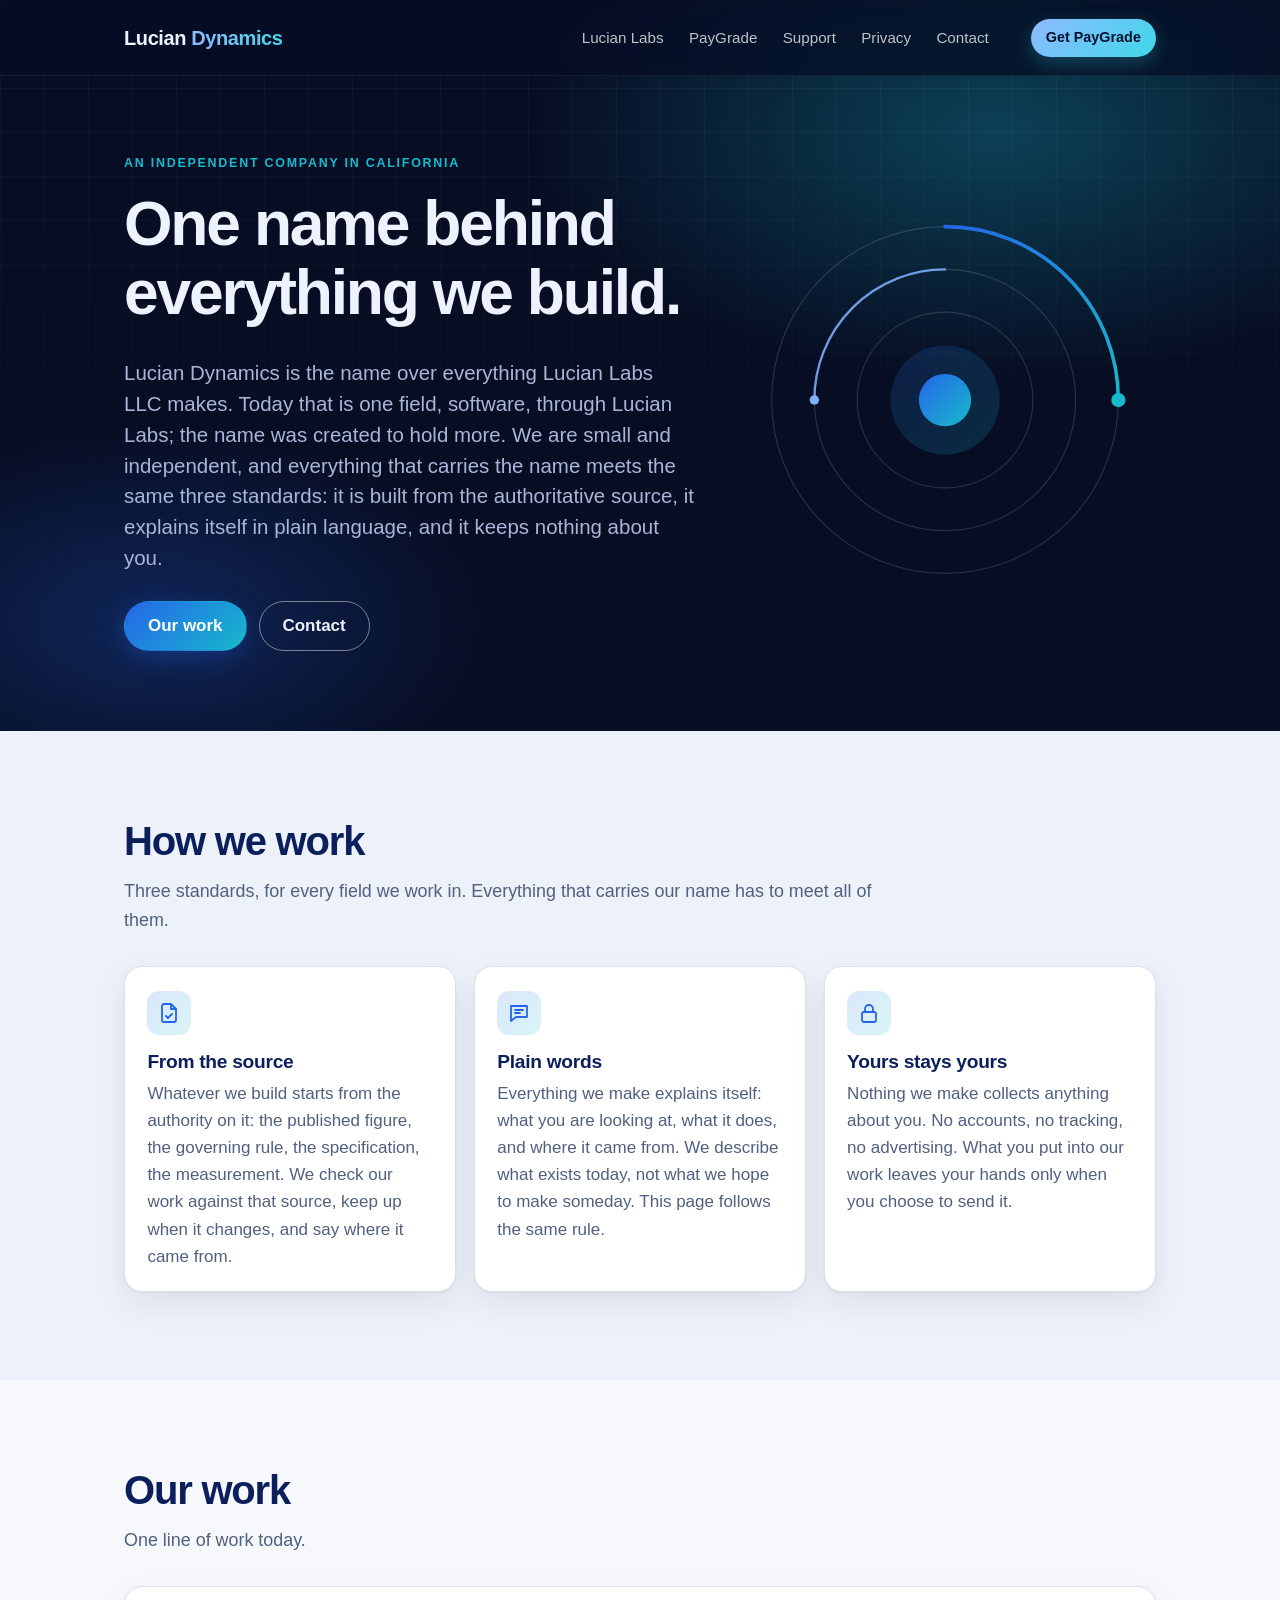
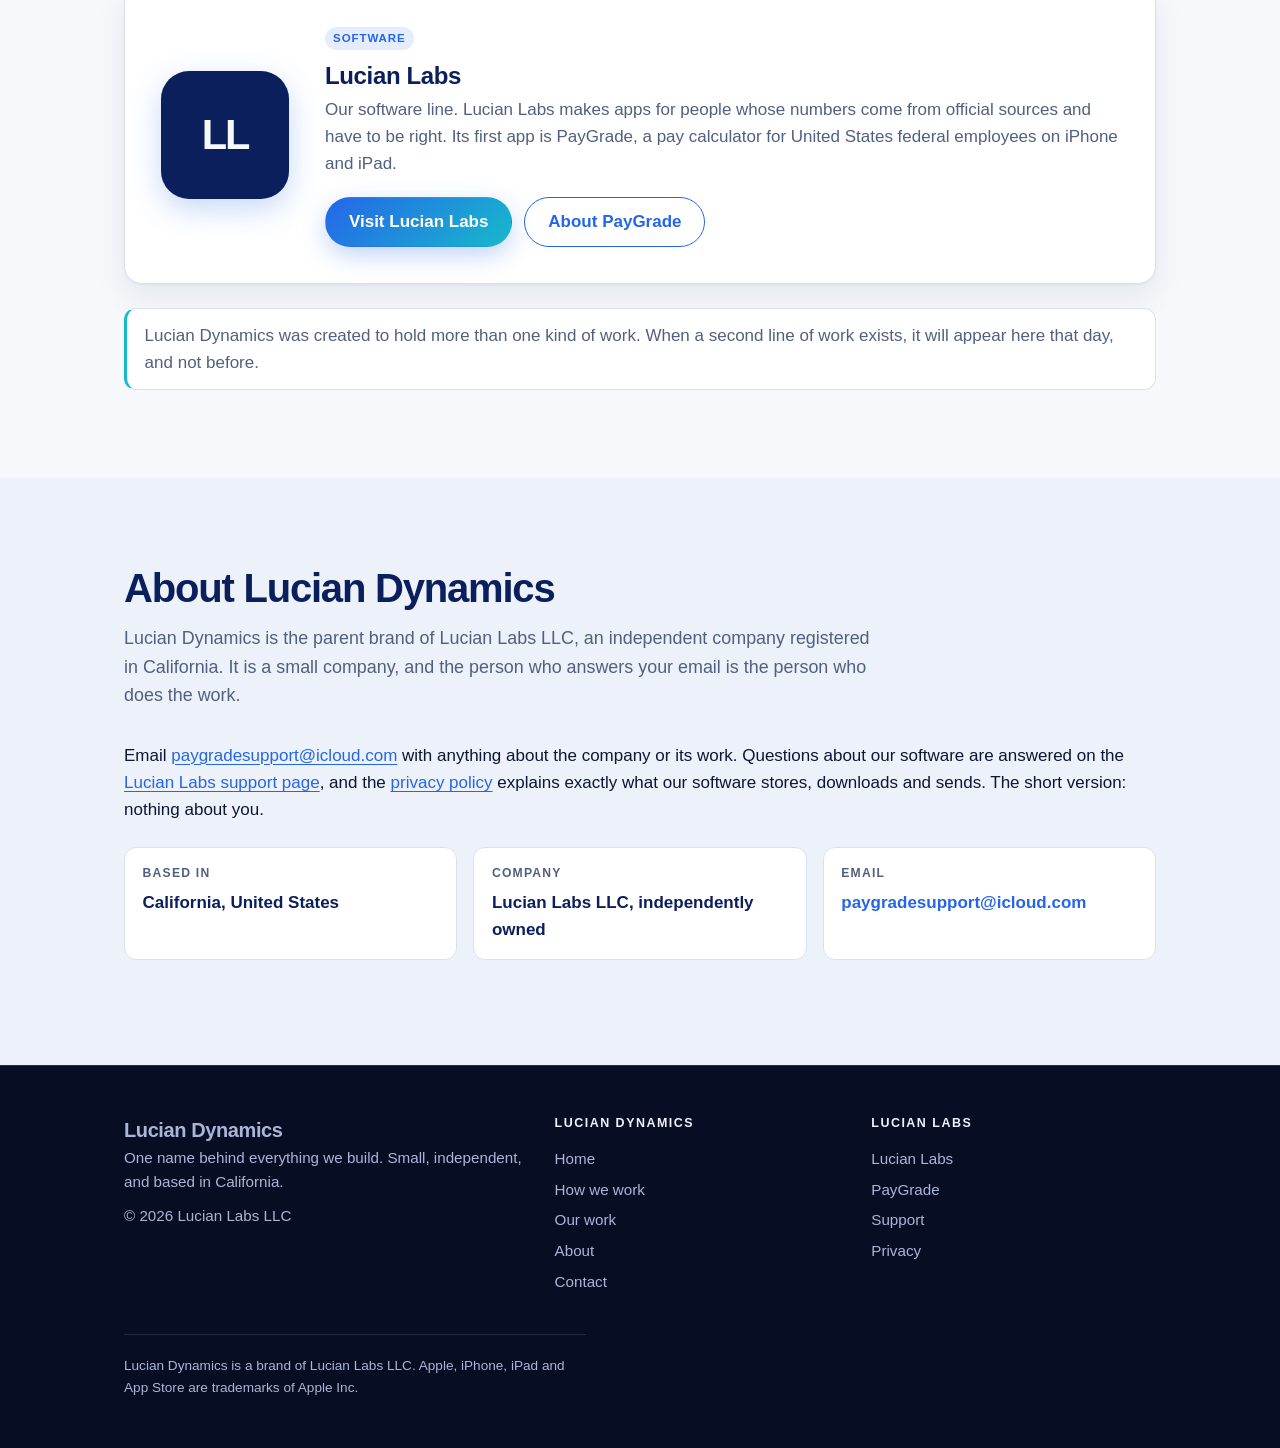
<file: index.html>
<!doctype html>
<html lang="en">
<head>
<meta charset="utf-8">
<meta name="viewport" content="width=device-width, initial-scale=1">
<title>Lucian Dynamics</title>
<meta name="description" content="Lucian Dynamics is the name over everything Lucian Labs LLC makes: a small, independent company in California, working in one field today, software, and holding everything it makes to the same three standards: built from the source, explained in plain language, and collecting nothing about you.">
<meta name="color-scheme" content="light dark">
<meta name="theme-color" content="#070d22">
<link rel="stylesheet" href="site.css">
<link rel="icon" href="data:image/svg+xml,%3Csvg xmlns='http://www.w3.org/2000/svg' viewBox='0 0 64 64'%3E%3Crect width='64' height='64' rx='14' fill='%230b1f5c'/%3E%3Ctext x='32' y='42' font-family='-apple-system,Helvetica,Arial,sans-serif' font-size='27' font-weight='700' fill='%23ffffff' text-anchor='middle'%3ELD%3C/text%3E%3C/svg%3E">
</head>
<body>
<a class="skip" href="#main">Skip to content</a>

<header class="site-header">
  <div class="wrap">
    <div class="brand">
      <a class="wordmark" href="./">Lucian <b>Dynamics</b></a>
    </div>
    <nav class="site-nav" aria-label="Site">
      <a href="labs/">Lucian Labs</a>
      <a href="labs/paygrade.html">PayGrade</a>
      <a href="labs/support.html">Support</a>
      <a href="labs/privacy.html">Privacy</a>
      <a href="contact.html">Contact</a>
    </nav>
    <a class="cta-link" href="https://apps.apple.com/app/id6770016239">Get PayGrade</a>
  </div>
</header>

<main id="main">

  <section class="band hero">
    <div class="wrap split">
      <div>
        <span class="eyebrow">An independent company in California</span>
        <h1>One name behind everything we build.</h1>
        <p class="lead">Lucian Dynamics is the name over everything Lucian Labs LLC makes. Today that is one field, software, through Lucian Labs; the name was created to hold more. We are small and independent, and everything that carries the name meets the same three standards: it is built from the authoritative source, it explains itself in plain language, and it keeps nothing about you.</p>
        <div class="actions">
          <a class="button" href="#work">Our work</a>
          <a class="button secondary" href="contact.html">Contact</a>
        </div>
      </div>
      <div class="visual">
        <svg class="orbit" viewBox="0 0 320 320" aria-hidden="true">
          <defs><linearGradient id="g" x1="0" y1="0" x2="1" y2="1"><stop offset="0" stop-color="#2566e8"/><stop offset="1" stop-color="#17b9cc"/></linearGradient></defs>
          <g fill="none" stroke="rgba(255,255,255,.14)" stroke-width="1">
            <circle cx="160" cy="160" r="146"/><circle cx="160" cy="160" r="110"/><circle cx="160" cy="160" r="74"/>
          </g>
          <g class="spin"><path d="M160 14a146 146 0 0 1 146 146" fill="none" stroke="url(#g)" stroke-width="3" stroke-linecap="round"/><circle cx="306" cy="160" r="6" fill="#17b9cc"/></g>
          <g class="spin-2"><path d="M50 160a110 110 0 0 1 110-110" fill="none" stroke="rgba(127,176,255,.85)" stroke-width="2" stroke-linecap="round"/><circle cx="50" cy="160" r="4" fill="#7fb0ff"/></g>
          <circle cx="160" cy="160" r="46" fill="url(#g)" opacity=".18"/><circle cx="160" cy="160" r="22" fill="url(#g)"/>
        </svg>
      </div>
    </div>
  </section>

  <section class="section alt" id="how">
    <div class="wrap">
      <div class="section-head">
        <h2>How we work</h2>
        <p>Three standards, for every field we work in. Everything that carries our name has to meet all of them.</p>
      </div>
      <div class="grid three">
        <article class="card">
          <div class="icon"><svg viewBox="0 0 24 24" aria-hidden="true"><path d="M14 3H7a2 2 0 0 0-2 2v14a2 2 0 0 0 2 2h10a2 2 0 0 0 2-2V8z"/><path d="M14 3v5h5"/><path d="m9 15 2 2 4-4"/></svg></div>
          <h3>From the source</h3>
          <p>Whatever we build starts from the authority on it: the published figure, the governing rule, the specification, the measurement. We check our work against that source, keep up when it changes, and say where it came from.</p>
        </article>
        <article class="card">
          <div class="icon"><svg viewBox="0 0 24 24" aria-hidden="true"><path d="M4 5h16v11H9l-5 4z"/><path d="M8 9h8M8 12h5"/></svg></div>
          <h3>Plain words</h3>
          <p>Everything we make explains itself: what you are looking at, what it does, and where it came from. We describe what exists today, not what we hope to make someday. This page follows the same rule.</p>
        </article>
        <article class="card">
          <div class="icon"><svg viewBox="0 0 24 24" aria-hidden="true"><rect x="5" y="11" width="14" height="10" rx="2"/><path d="M8 11V8a4 4 0 0 1 8 0v3"/></svg></div>
          <h3>Yours stays yours</h3>
          <p>Nothing we make collects anything about you. No accounts, no tracking, no advertising. What you put into our work leaves your hands only when you choose to send it.</p>
        </article>
      </div>
    </div>
  </section>

  <section class="section" id="work">
    <div class="wrap">
      <div class="section-head">
        <h2>Our work</h2>
        <p>One line of work today.</p>
      </div>
      <article class="product">
        <div class="mark-lg" aria-hidden="true">LL</div>
        <div>
          <span class="tag">Software</span>
          <h3>Lucian Labs</h3>
          <p>Our software line. Lucian Labs makes apps for people whose numbers come from official sources and have to be right. Its first app is PayGrade, a pay calculator for United States federal employees on iPhone and iPad.</p>
          <div class="actions">
            <a class="button" href="labs/">Visit Lucian Labs</a>
            <a class="button secondary" href="labs/paygrade.html">About PayGrade</a>
          </div>
        </div>
      </article>
      <p class="note">Lucian Dynamics was created to hold more than one kind of work. When a second line of work exists, it will appear here that day, and not before.</p>
    </div>
  </section>

  <section class="section alt" id="about">
    <div class="wrap">
      <div class="section-head">
        <h2>About Lucian Dynamics</h2>
        <p>Lucian Dynamics is the parent brand of Lucian Labs LLC, an independent company registered in California. It is a small company, and the person who answers your email is the person who does the work.</p>
      </div>
      <p>Email <a href="mailto:paygradesupport@icloud.com">paygradesupport@icloud.com</a> with anything about the company or its work. Questions about our software are answered on the <a href="labs/support.html">Lucian Labs support page</a>, and the <a href="labs/privacy.html">privacy policy</a> explains exactly what our software stores, downloads and sends. The short version: nothing about you.</p>
      <dl class="facts">
        <div><dt>Based in</dt><dd>California, United States</dd></div>
        <div><dt>Company</dt><dd>Lucian Labs LLC, independently owned</dd></div>
        <div><dt>Email</dt><dd><a href="mailto:paygradesupport@icloud.com">paygradesupport@icloud.com</a></dd></div>
      </dl>
    </div>
  </section>

</main>

<footer class="site-footer">
  <div class="wrap">
    <div class="cols">
      <div>
        <a class="wordmark" href="./">
          Lucian Dynamics
        </a>
        <p>One name behind everything we build. Small, independent, and based in California.</p>
        <p>© 2026 Lucian Labs LLC</p>
      </div>
      <div>
        <h4>Lucian Dynamics</h4>
        <nav aria-label="Lucian Dynamics">
          <a href="./">Home</a>
          <a href="#how">How we work</a>
          <a href="#work">Our work</a>
          <a href="#about">About</a>
          <a href="contact.html">Contact</a>
        </nav>
      </div>
      <div>
        <h4>Lucian Labs</h4>
        <nav aria-label="Lucian Labs">
          <a href="labs/">Lucian Labs</a>
          <a href="labs/paygrade.html">PayGrade</a>
          <a href="labs/support.html">Support</a>
          <a href="labs/privacy.html">Privacy</a>
        </nav>
      </div>
    </div>
    <p class="legal">Lucian Dynamics is a brand of Lucian Labs LLC. Apple, iPhone, iPad and App Store are trademarks of Apple Inc.</p>
  </div>
</footer>
</body>
</html>
</file>
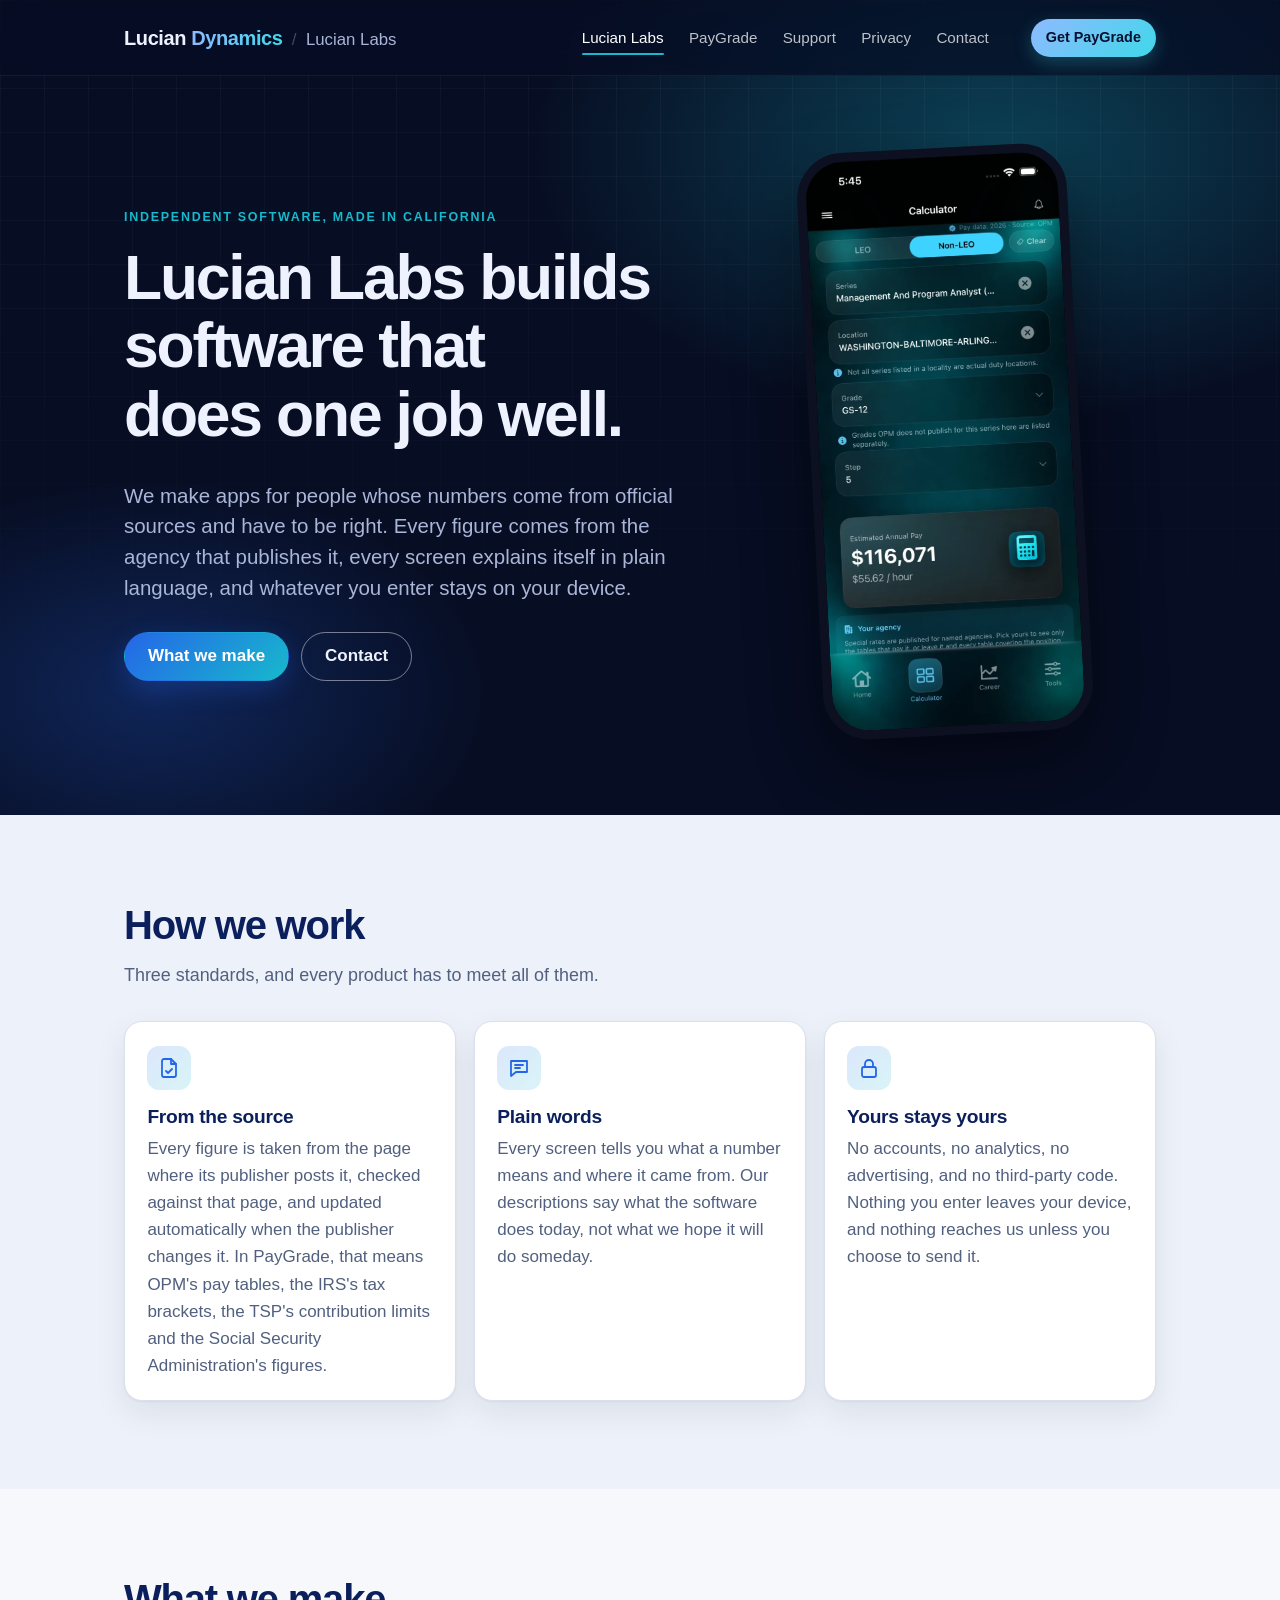
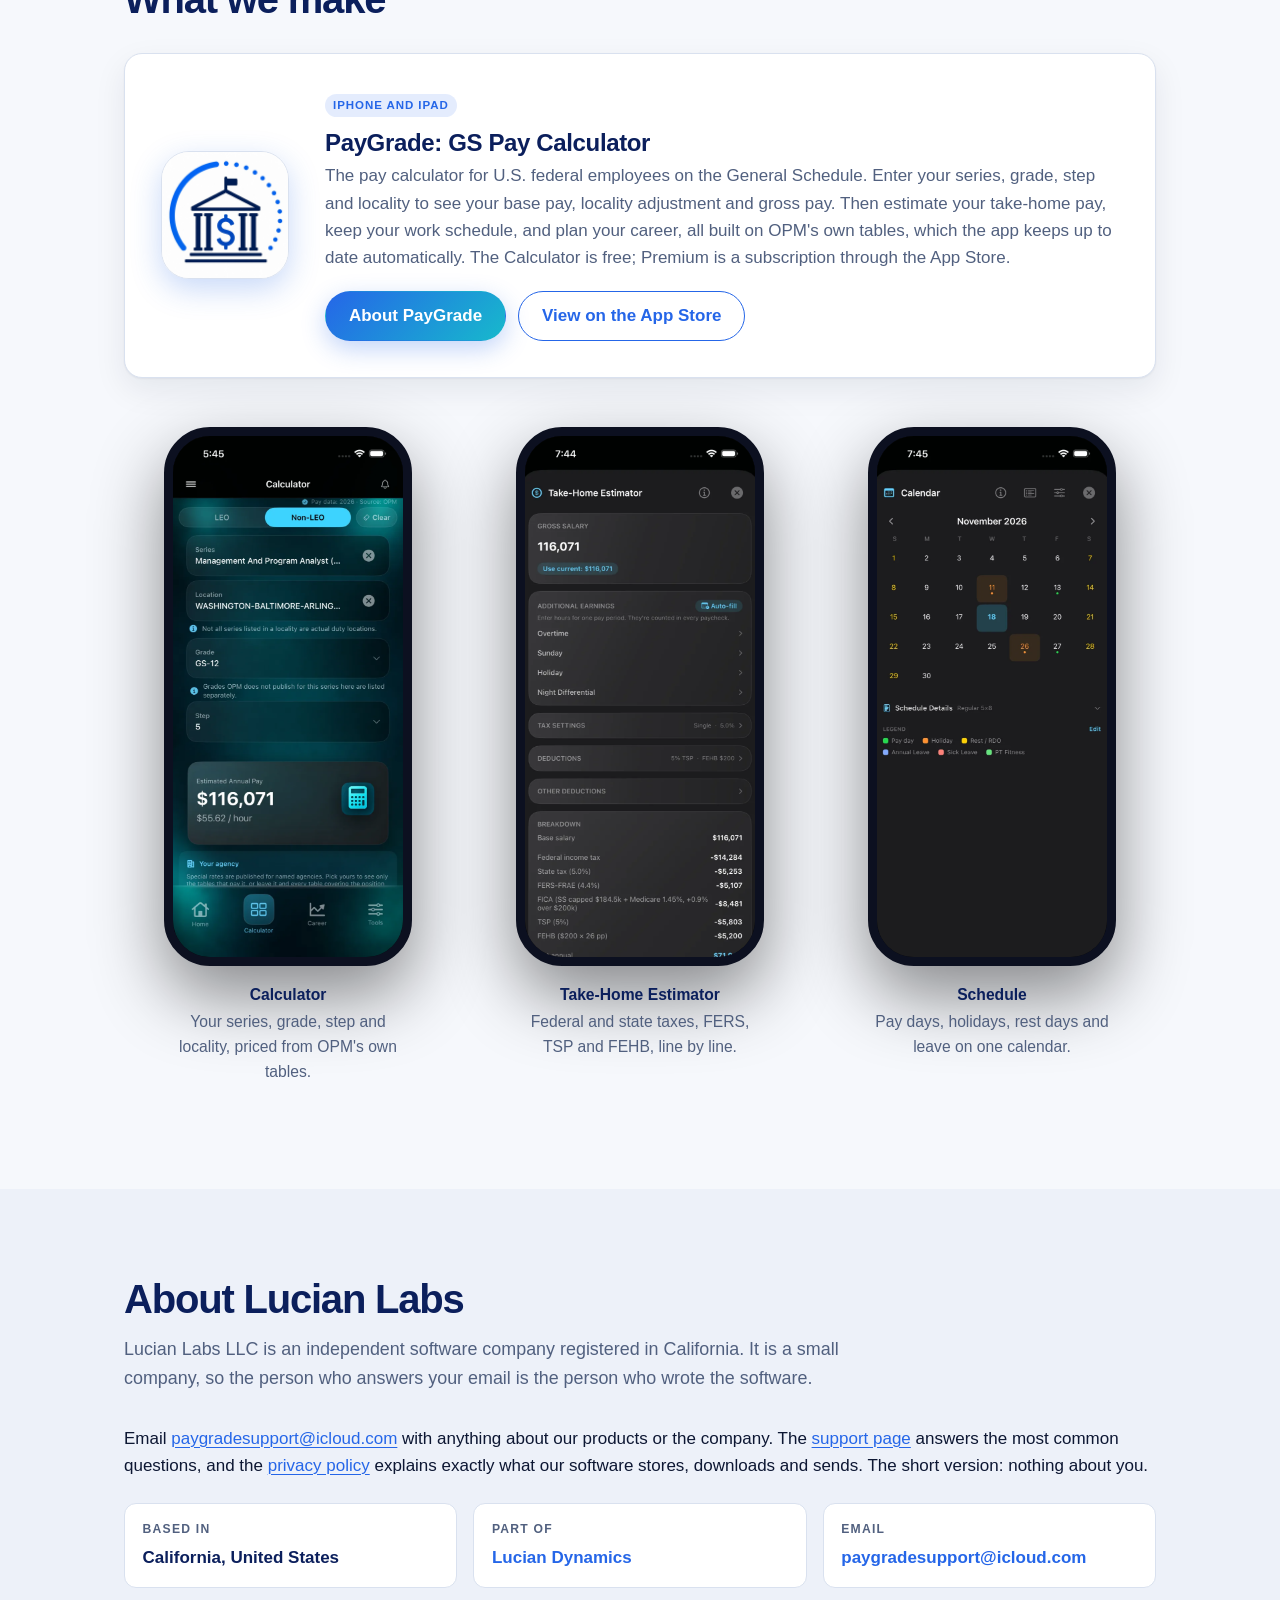
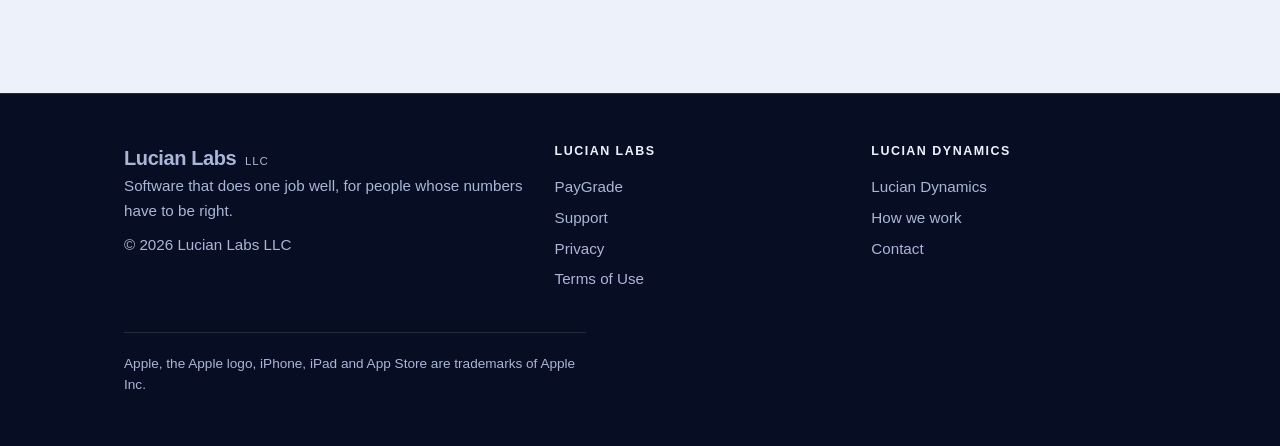
<file: labs/index.html>
<!doctype html>
<html lang="en">
<head>
<meta charset="utf-8">
<meta name="viewport" content="width=device-width, initial-scale=1">
<title>Lucian Labs LLC</title>
<meta name="description" content="Lucian Labs LLC is a small, independent software company in California. Its software takes every figure from its official source, explains itself in plain language, and keeps your data on your device. Its first app is PayGrade, the GS pay calculator for U.S. federal employees.">
<meta name="color-scheme" content="light dark">
<meta name="theme-color" content="#070d22">
<link rel="stylesheet" href="../site.css">
<link rel="icon" href="favicon-64.png" type="image/png" sizes="64x64">
<link rel="apple-touch-icon" href="apple-touch-icon.png">
</head>
<body>
<a class="skip" href="#main">Skip to content</a>

<header class="site-header">
  <div class="wrap">
    <div class="brand">
      <a class="wordmark" href="../">Lucian <b>Dynamics</b></a>
      <span class="crumb" aria-hidden="true">/</span>
      <span class="place">Lucian Labs</span>
    </div>
    <nav class="site-nav" aria-label="Site">
      <a href="./" aria-current="page">Lucian Labs</a>
      <a href="paygrade.html">PayGrade</a>
      <a href="support.html">Support</a>
      <a href="privacy.html">Privacy</a>
      <a href="../contact.html">Contact</a>
    </nav>
    <a class="cta-link" href="https://apps.apple.com/app/id6770016239">Get PayGrade</a>
  </div>
</header>

<main id="main">

  <section class="band hero">
    <div class="wrap split">
      <div>
        <span class="eyebrow">Independent software, made in California</span>
        <h1>Lucian Labs builds software that does one job well.</h1>
        <p class="lead">We make apps for people whose numbers come from official sources and have to be right. Every figure comes from the agency that publishes it, every screen explains itself in plain language, and whatever you enter stays on your device.</p>
        <div class="actions">
          <a class="button" href="#products">What we make</a>
          <a class="button secondary" href="../contact.html">Contact</a>
        </div>
      </div>
      <div class="visual">
        <div class="phone"><img src="shots/calculator.webp" width="720" height="1564" alt="PayGrade's Calculator on an iPhone: a Management and Program Analyst position, GS-12 step 5, in the Washington-Baltimore-Arlington locality, with an estimated annual pay of $116,071 and $55.62 an hour."></div>
      </div>
    </div>
  </section>

  <section class="section alt" id="how">
    <div class="wrap">
      <div class="section-head">
        <h2>How we work</h2>
        <p>Three standards, and every product has to meet all of them.</p>
      </div>
      <div class="grid three">
        <article class="card">
          <div class="icon"><svg viewBox="0 0 24 24" aria-hidden="true"><path d="M14 3H7a2 2 0 0 0-2 2v14a2 2 0 0 0 2 2h10a2 2 0 0 0 2-2V8z"/><path d="M14 3v5h5"/><path d="m9 15 2 2 4-4"/></svg></div>
          <h3>From the source</h3>
          <p>Every figure is taken from the page where its publisher posts it, checked against that page, and updated automatically when the publisher changes it. In PayGrade, that means OPM's pay tables, the IRS's tax brackets, the TSP's contribution limits and the Social Security Administration's figures.</p>
        </article>
        <article class="card">
          <div class="icon"><svg viewBox="0 0 24 24" aria-hidden="true"><path d="M4 5h16v11H9l-5 4z"/><path d="M8 9h8M8 12h5"/></svg></div>
          <h3>Plain words</h3>
          <p>Every screen tells you what a number means and where it came from. Our descriptions say what the software does today, not what we hope it will do someday.</p>
        </article>
        <article class="card">
          <div class="icon"><svg viewBox="0 0 24 24" aria-hidden="true"><rect x="5" y="11" width="14" height="10" rx="2"/><path d="M8 11V8a4 4 0 0 1 8 0v3"/></svg></div>
          <h3>Yours stays yours</h3>
          <p>No accounts, no analytics, no advertising, and no third-party code. Nothing you enter leaves your device, and nothing reaches us unless you choose to send it.</p>
        </article>
      </div>
    </div>
  </section>

  <section class="section" id="products">
    <div class="wrap">
      <div class="section-head">
        <h2>What we make</h2>
      </div>
      <article class="product">
        <img src="paygrade-icon-512.png" width="128" height="128" alt="The PayGrade app icon: a columned building with a dollar sign inside a blue arc.">
        <div>
          <span class="tag">iPhone and iPad</span>
          <h3>PayGrade: GS Pay Calculator</h3>
          <p>The pay calculator for U.S. federal employees on the General Schedule. Enter your series, grade, step and locality to see your base pay, locality adjustment and gross pay. Then estimate your take-home pay, keep your work schedule, and plan your career, all built on OPM's own tables, which the app keeps up to date automatically. The Calculator is free; Premium is a subscription through the App Store.</p>
          <div class="actions">
            <a class="button" href="paygrade.html">About PayGrade</a>
            <a class="button secondary" href="https://apps.apple.com/app/id6770016239">View on the App Store</a>
          </div>
        </div>
      </article>
      <div class="gallery">
        <figure class="shot">
          <div class="phone"><img src="shots/calculator.webp" width="720" height="1564" loading="lazy" alt="The Calculator screen: series, location, grade and step, and the estimated annual pay."></div>
          <figcaption><b>Calculator</b> Your series, grade, step and locality, priced from OPM's own tables.</figcaption>
        </figure>
        <figure class="shot">
          <div class="phone"><img src="shots/takehome.webp" width="720" height="1564" loading="lazy" alt="The Take-Home Estimator: gross salary, additional earnings, tax settings, deductions and the breakdown of federal tax, state tax, FERS, FICA, TSP and FEHB."></div>
          <figcaption><b>Take-Home Estimator</b> Federal and state taxes, FERS, TSP and FEHB, line by line.</figcaption>
        </figure>
        <figure class="shot">
          <div class="phone"><img src="shots/schedule.webp" width="720" height="1564" loading="lazy" alt="The Schedule calendar for November 2026 with pay days, holidays and rest days marked, and the legend below it."></div>
          <figcaption><b>Schedule</b> Pay days, holidays, rest days and leave on one calendar.</figcaption>
        </figure>
      </div>
    </div>
  </section>

  <section class="section alt" id="about">
    <div class="wrap">
      <div class="section-head">
        <h2>About Lucian Labs</h2>
        <p>Lucian Labs LLC is an independent software company registered in California. It is a small company, so the person who answers your email is the person who wrote the software.</p>
      </div>
      <p>Email <a href="mailto:paygradesupport@icloud.com">paygradesupport@icloud.com</a> with anything about our products or the company. The <a href="support.html">support page</a> answers the most common questions, and the <a href="privacy.html">privacy policy</a> explains exactly what our software stores, downloads and sends. The short version: nothing about you.</p>
      <dl class="facts">
        <div><dt>Based in</dt><dd>California, United States</dd></div>
        <div><dt>Part of</dt><dd><a href="../">Lucian Dynamics</a></dd></div>
        <div><dt>Email</dt><dd><a href="mailto:paygradesupport@icloud.com">paygradesupport@icloud.com</a></dd></div>
      </dl>
    </div>
  </section>

</main>

<footer class="site-footer">
  <div class="wrap">
    <div class="cols">
      <div>
        <a class="wordmark" href="./">
          Lucian Labs <small>LLC</small>
        </a>
        <p>Software that does one job well, for people whose numbers have to be right.</p>
        <p>© 2026 Lucian Labs LLC</p>
      </div>
      <div>
        <h4>Lucian Labs</h4>
        <nav aria-label="Lucian Labs">
          <a href="paygrade.html">PayGrade</a>
          <a href="support.html">Support</a>
          <a href="privacy.html">Privacy</a>
          <a href="https://sites.google.com/view/paygrade-terms">Terms of Use</a>
        </nav>
      </div>
      <div>
        <h4>Lucian Dynamics</h4>
        <nav aria-label="Lucian Dynamics">
          <a href="../">Lucian Dynamics</a>
          <a href="../#how">How we work</a>
          <a href="../contact.html">Contact</a>
        </nav>
      </div>
    </div>
    <p class="legal">Apple, the Apple logo, iPhone, iPad and App Store are trademarks of Apple Inc.</p>
  </div>
</footer>
</body>
</html>
</file>
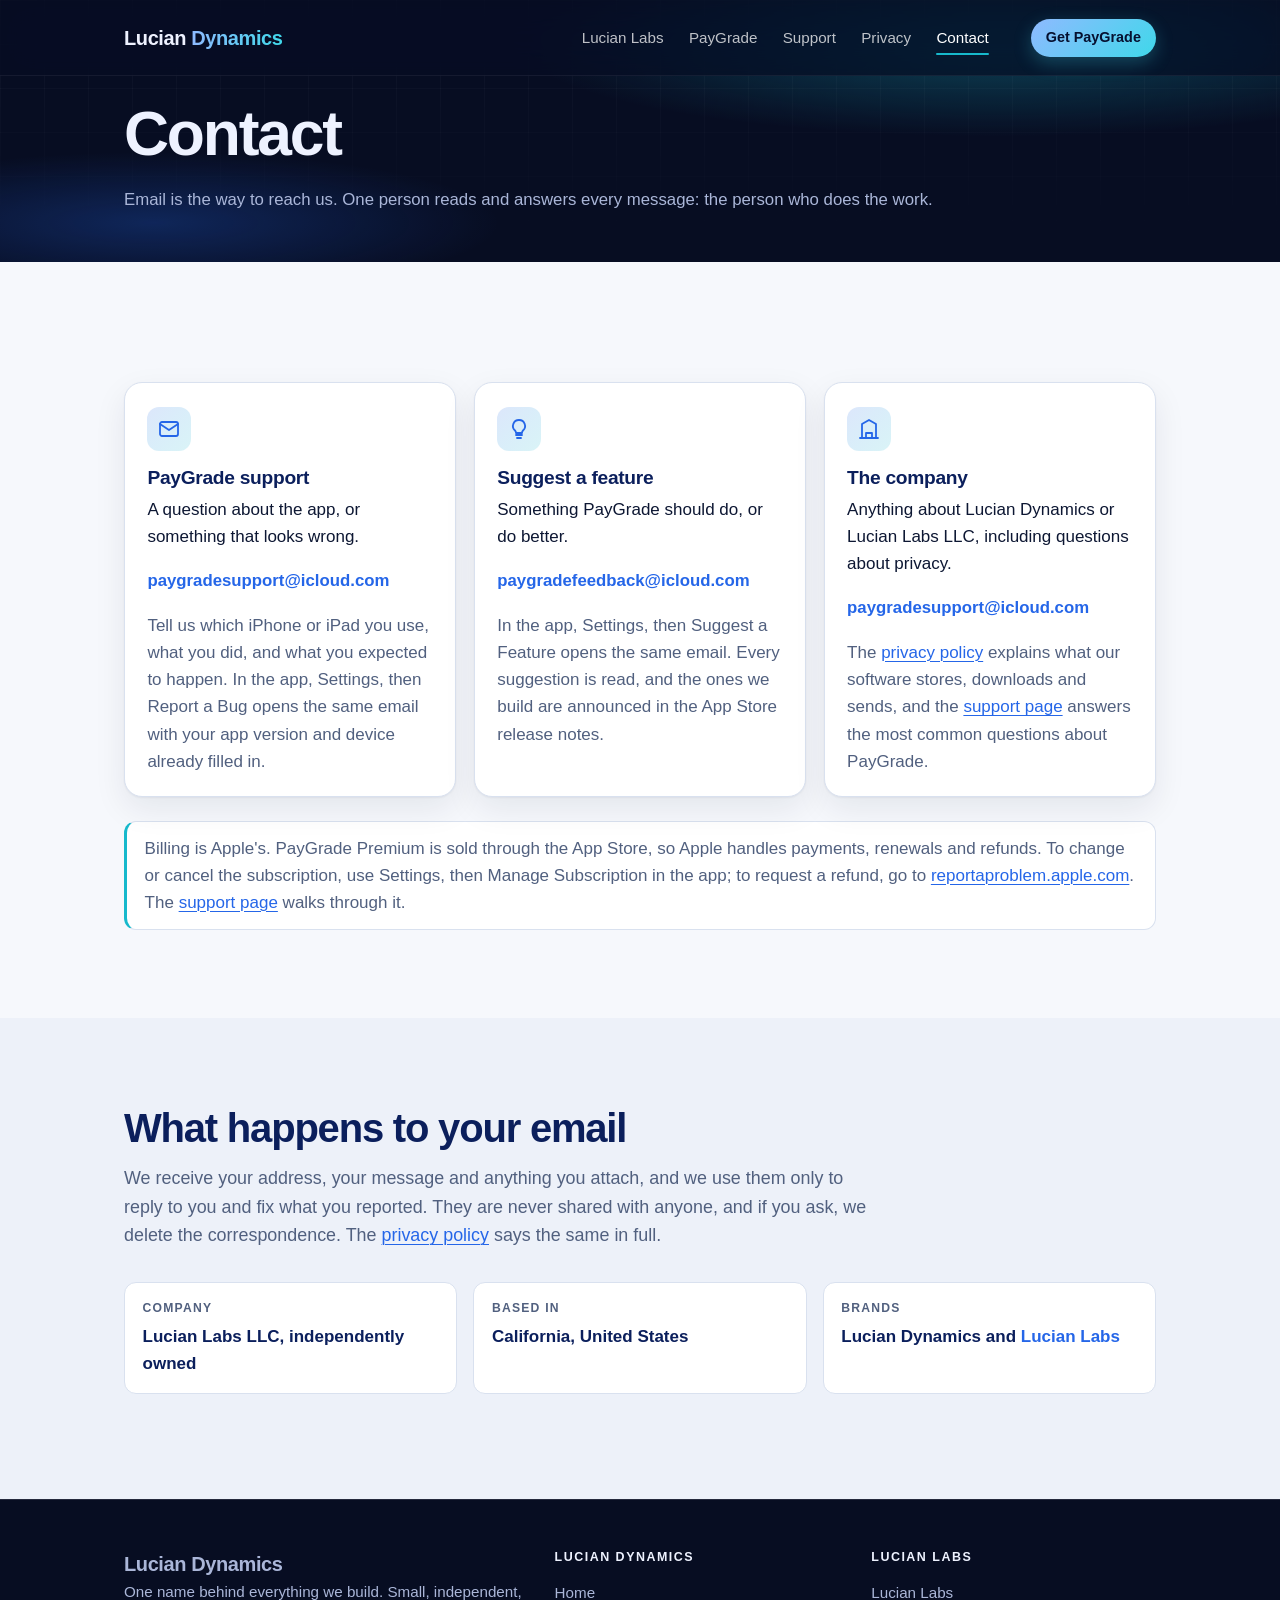
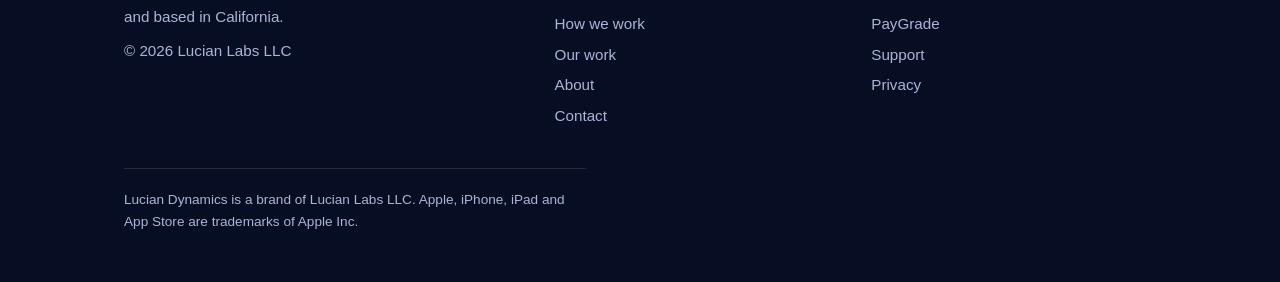
<file: contact.html>
<!doctype html>
<html lang="en">
<head>
<meta charset="utf-8">
<meta name="viewport" content="width=device-width, initial-scale=1">
<title>Contact — Lucian Dynamics</title>
<meta name="description" content="How to reach Lucian Dynamics and Lucian Labs LLC: the email addresses for PayGrade support, feature suggestions and questions about the company, and what happens to your message.">
<meta name="color-scheme" content="light dark">
<meta name="theme-color" content="#070d22">
<link rel="stylesheet" href="site.css">
<link rel="icon" href="data:image/svg+xml,%3Csvg xmlns='http://www.w3.org/2000/svg' viewBox='0 0 64 64'%3E%3Crect width='64' height='64' rx='14' fill='%230b1f5c'/%3E%3Ctext x='32' y='42' font-family='-apple-system,Helvetica,Arial,sans-serif' font-size='27' font-weight='700' fill='%23ffffff' text-anchor='middle'%3ELD%3C/text%3E%3C/svg%3E">
</head>
<body>
<a class="skip" href="#main">Skip to content</a>

<header class="site-header">
  <div class="wrap">
    <div class="brand">
      <a class="wordmark" href="./">Lucian <b>Dynamics</b></a>
    </div>
    <nav class="site-nav" aria-label="Site">
      <a href="labs/">Lucian Labs</a>
      <a href="labs/paygrade.html">PayGrade</a>
      <a href="labs/support.html">Support</a>
      <a href="labs/privacy.html">Privacy</a>
      <a href="contact.html" aria-current="page">Contact</a>
    </nav>
    <a class="cta-link" href="https://apps.apple.com/app/id6770016239">Get PayGrade</a>
  </div>
</header>

<section class="band page-head">
  <div class="wrap">
    <h1>Contact</h1>
    <p class="dateline">Email is the way to reach us. One person reads and answers every message: the person who does the work.</p>
  </div>
</section>

<main id="main">

  <section class="section">
    <div class="wrap">
      <div class="grid three">
        <article class="card">
          <div class="icon"><svg viewBox="0 0 24 24" aria-hidden="true"><rect x="3" y="5" width="18" height="14" rx="2"/><path d="m3 7 9 6 9-6"/></svg></div>
          <h3>PayGrade support</h3>
          <p>A question about the app, or something that looks wrong.</p>
          <p><a class="mail" href="mailto:paygradesupport@icloud.com?subject=Support%20Request">paygradesupport@icloud.com</a></p>
          <p>Tell us which iPhone or iPad you use, what you did, and what you expected to happen. In the app, Settings, then Report a Bug opens the same email with your app version and device already filled in.</p>
        </article>
        <article class="card">
          <div class="icon"><svg viewBox="0 0 24 24" aria-hidden="true"><path d="M9 18h6"/><path d="M10 21h4"/><path d="M12 3a6 6 0 0 0-4 10.5c.6.6 1 1.3 1 2.5h6c0-1.2.4-1.9 1-2.5A6 6 0 0 0 12 3z"/></svg></div>
          <h3>Suggest a feature</h3>
          <p>Something PayGrade should do, or do better.</p>
          <p><a class="mail" href="mailto:paygradefeedback@icloud.com?subject=Feature%20Suggestion">paygradefeedback@icloud.com</a></p>
          <p>In the app, Settings, then Suggest a Feature opens the same email. Every suggestion is read, and the ones we build are announced in the App Store release notes.</p>
        </article>
        <article class="card">
          <div class="icon"><svg viewBox="0 0 24 24" aria-hidden="true"><path d="M3 21h18"/><path d="M5 21V7l7-4 7 4v14"/><path d="M9 21v-5h6v5"/></svg></div>
          <h3>The company</h3>
          <p>Anything about Lucian Dynamics or Lucian Labs LLC, including questions about privacy.</p>
          <p><a class="mail" href="mailto:paygradesupport@icloud.com?subject=Lucian%20Dynamics">paygradesupport@icloud.com</a></p>
          <p>The <a href="labs/privacy.html">privacy policy</a> explains what our software stores, downloads and sends, and the <a href="labs/support.html">support page</a> answers the most common questions about PayGrade.</p>
        </article>
      </div>
      <p class="note">Billing is Apple's. PayGrade Premium is sold through the App Store, so Apple handles payments, renewals and refunds. To change or cancel the subscription, use Settings, then Manage Subscription in the app; to request a refund, go to <a href="https://reportaproblem.apple.com">reportaproblem.apple.com</a>. The <a href="labs/support.html#subscription">support page</a> walks through it.</p>
    </div>
  </section>

  <section class="section alt">
    <div class="wrap">
      <div class="section-head">
        <h2>What happens to your email</h2>
        <p>We receive your address, your message and anything you attach, and we use them only to reply to you and fix what you reported. They are never shared with anyone, and if you ask, we delete the correspondence. The <a href="labs/privacy.html#email">privacy policy</a> says the same in full.</p>
      </div>
      <dl class="facts">
        <div><dt>Company</dt><dd>Lucian Labs LLC, independently owned</dd></div>
        <div><dt>Based in</dt><dd>California, United States</dd></div>
        <div><dt>Brands</dt><dd>Lucian Dynamics and <a href="labs/">Lucian Labs</a></dd></div>
      </dl>
    </div>
  </section>

</main>

<footer class="site-footer">
  <div class="wrap">
    <div class="cols">
      <div>
        <a class="wordmark" href="./">
          Lucian Dynamics
        </a>
        <p>One name behind everything we build. Small, independent, and based in California.</p>
        <p>© 2026 Lucian Labs LLC</p>
      </div>
      <div>
        <h4>Lucian Dynamics</h4>
        <nav aria-label="Lucian Dynamics">
          <a href="./">Home</a>
          <a href="./#how">How we work</a>
          <a href="./#work">Our work</a>
          <a href="./#about">About</a>
          <a href="contact.html" aria-current="page">Contact</a>
        </nav>
      </div>
      <div>
        <h4>Lucian Labs</h4>
        <nav aria-label="Lucian Labs">
          <a href="labs/">Lucian Labs</a>
          <a href="labs/paygrade.html">PayGrade</a>
          <a href="labs/support.html">Support</a>
          <a href="labs/privacy.html">Privacy</a>
        </nav>
      </div>
    </div>
    <p class="legal">Lucian Dynamics is a brand of Lucian Labs LLC. Apple, iPhone, iPad and App Store are trademarks of Apple Inc.</p>
  </div>
</footer>
</body>
</html>
</file>
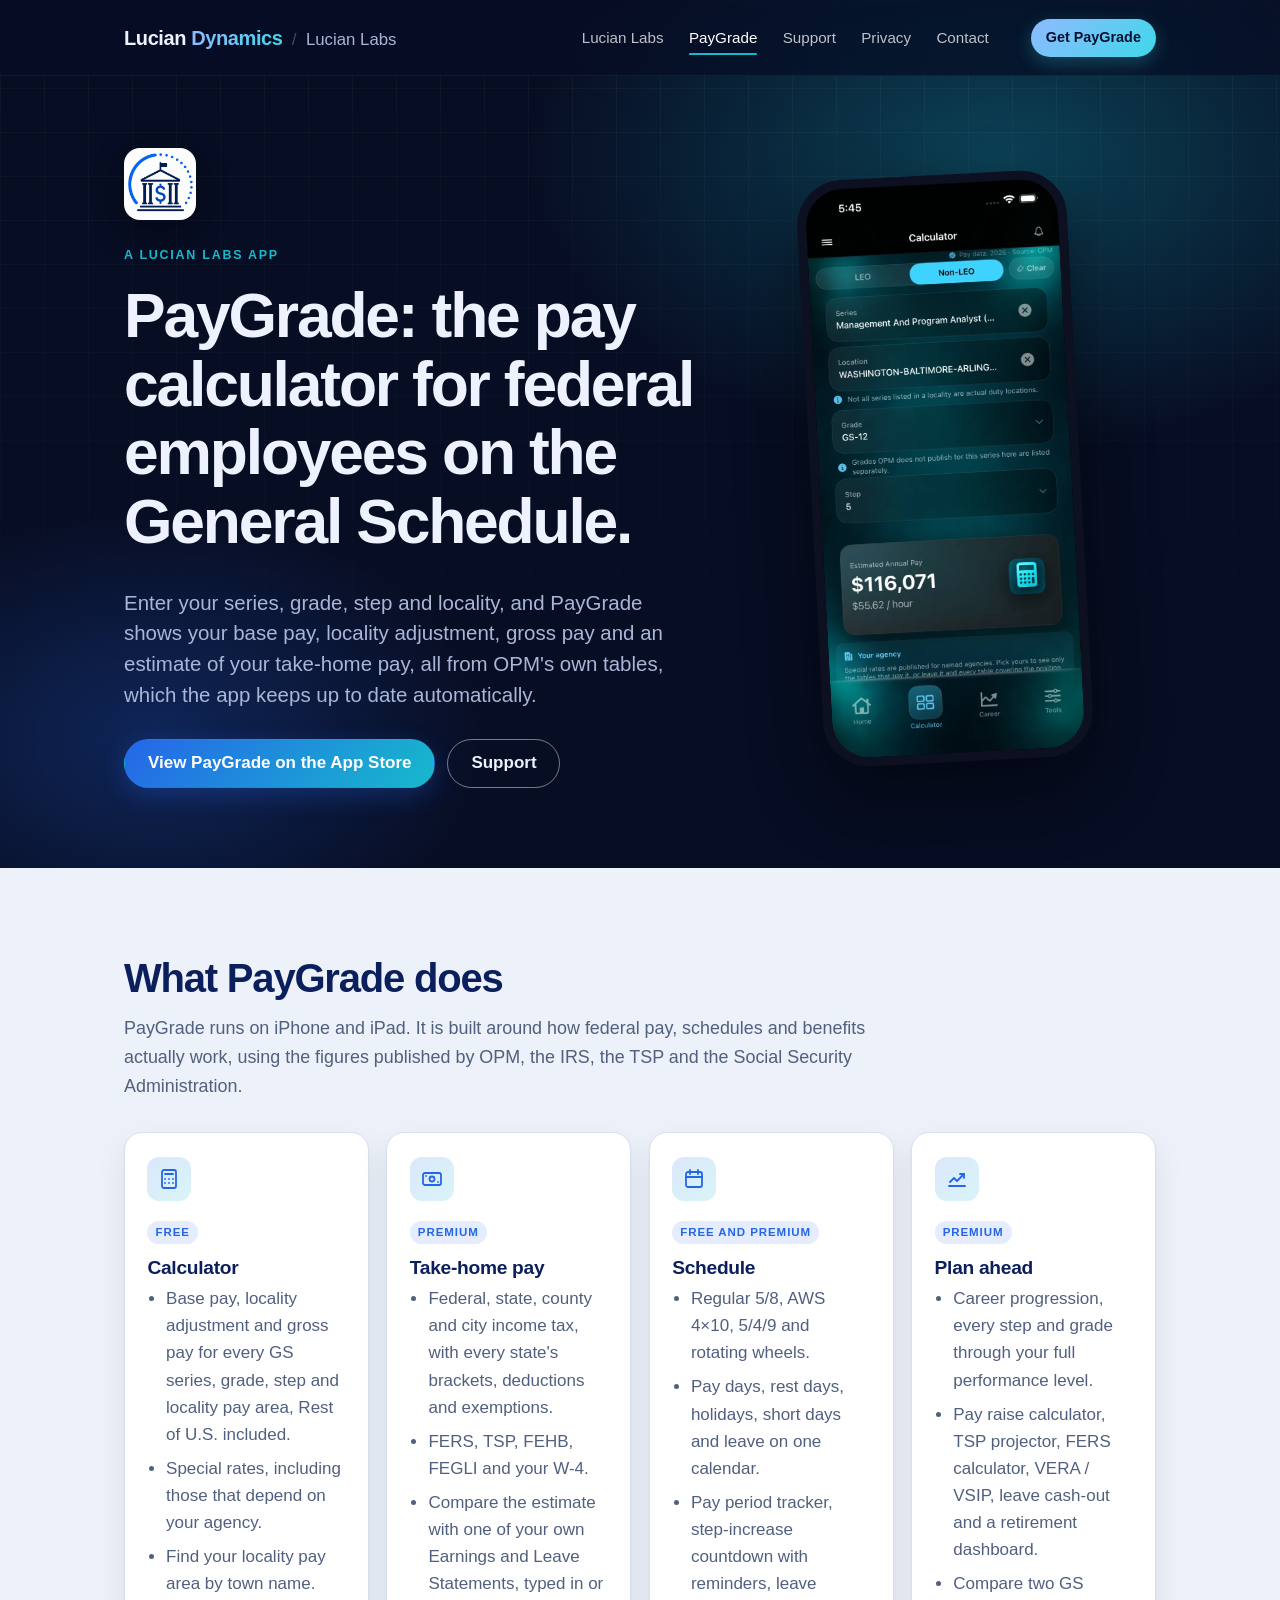
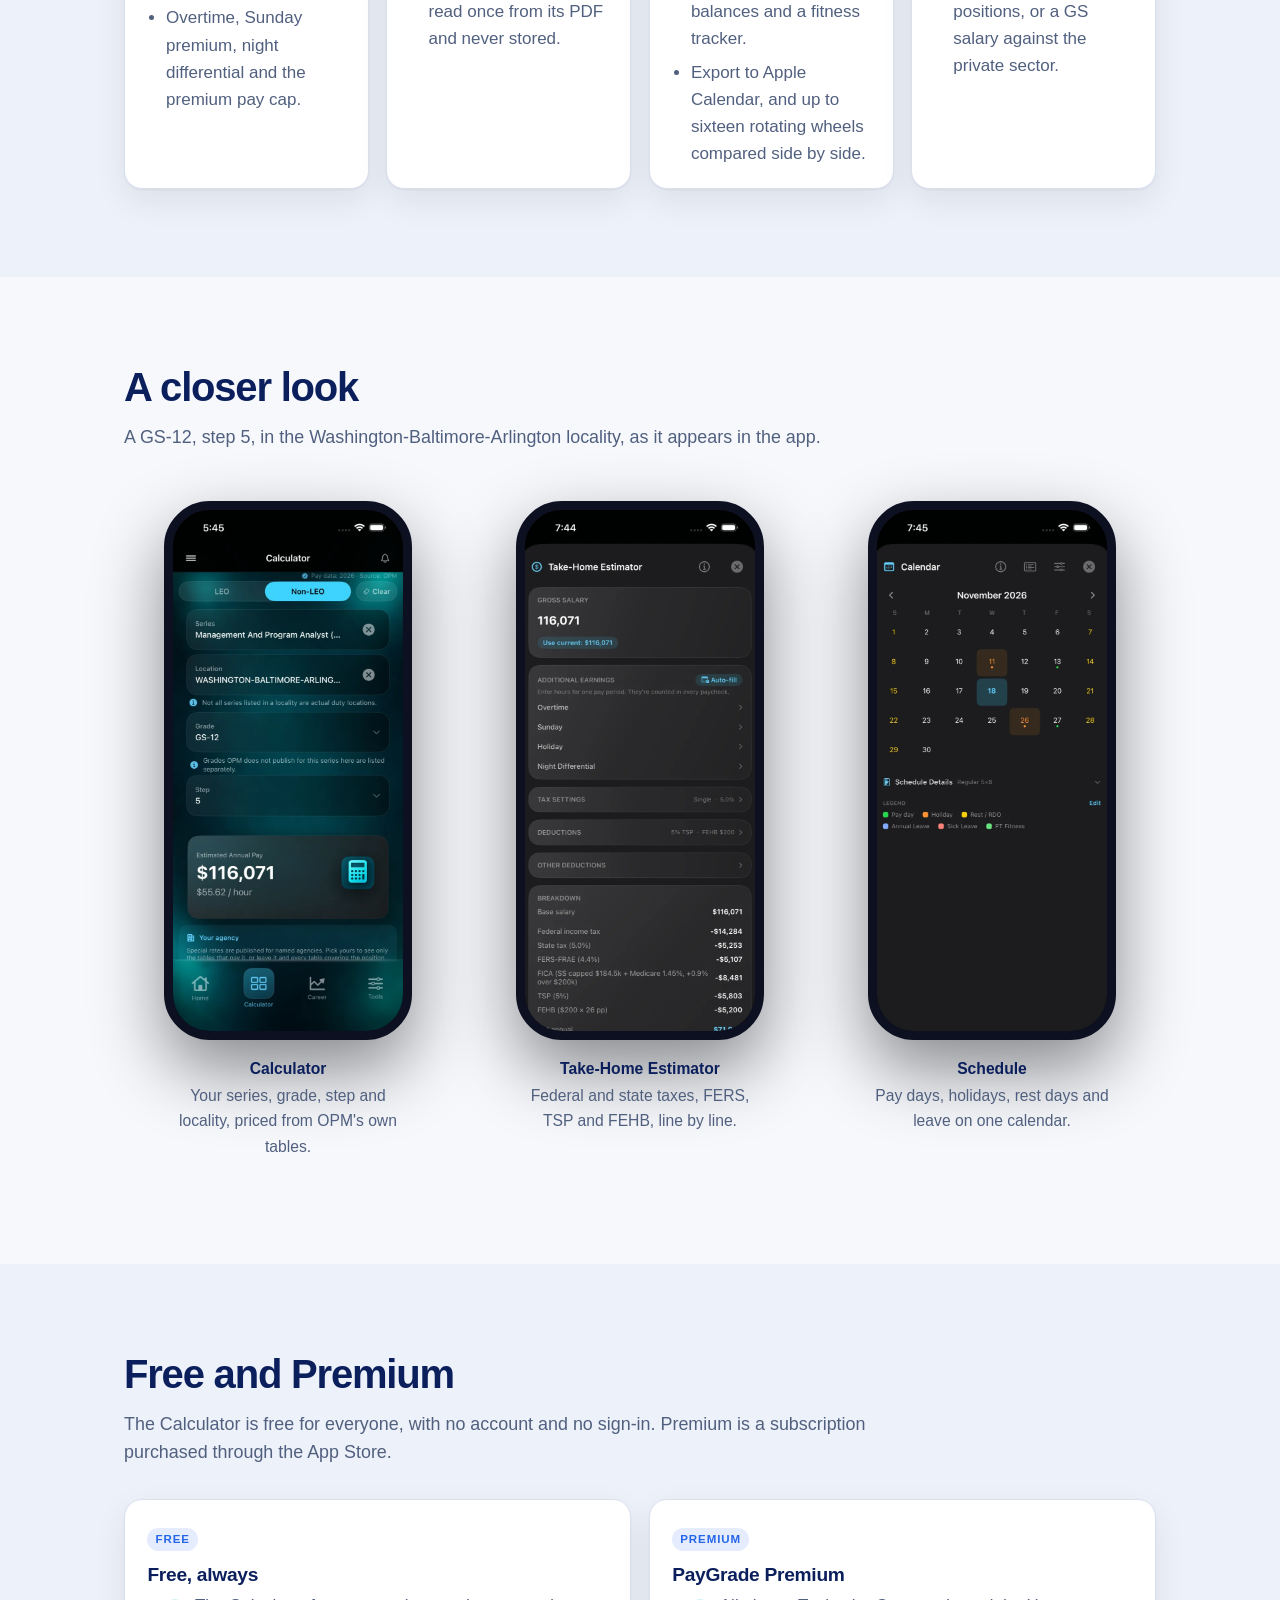
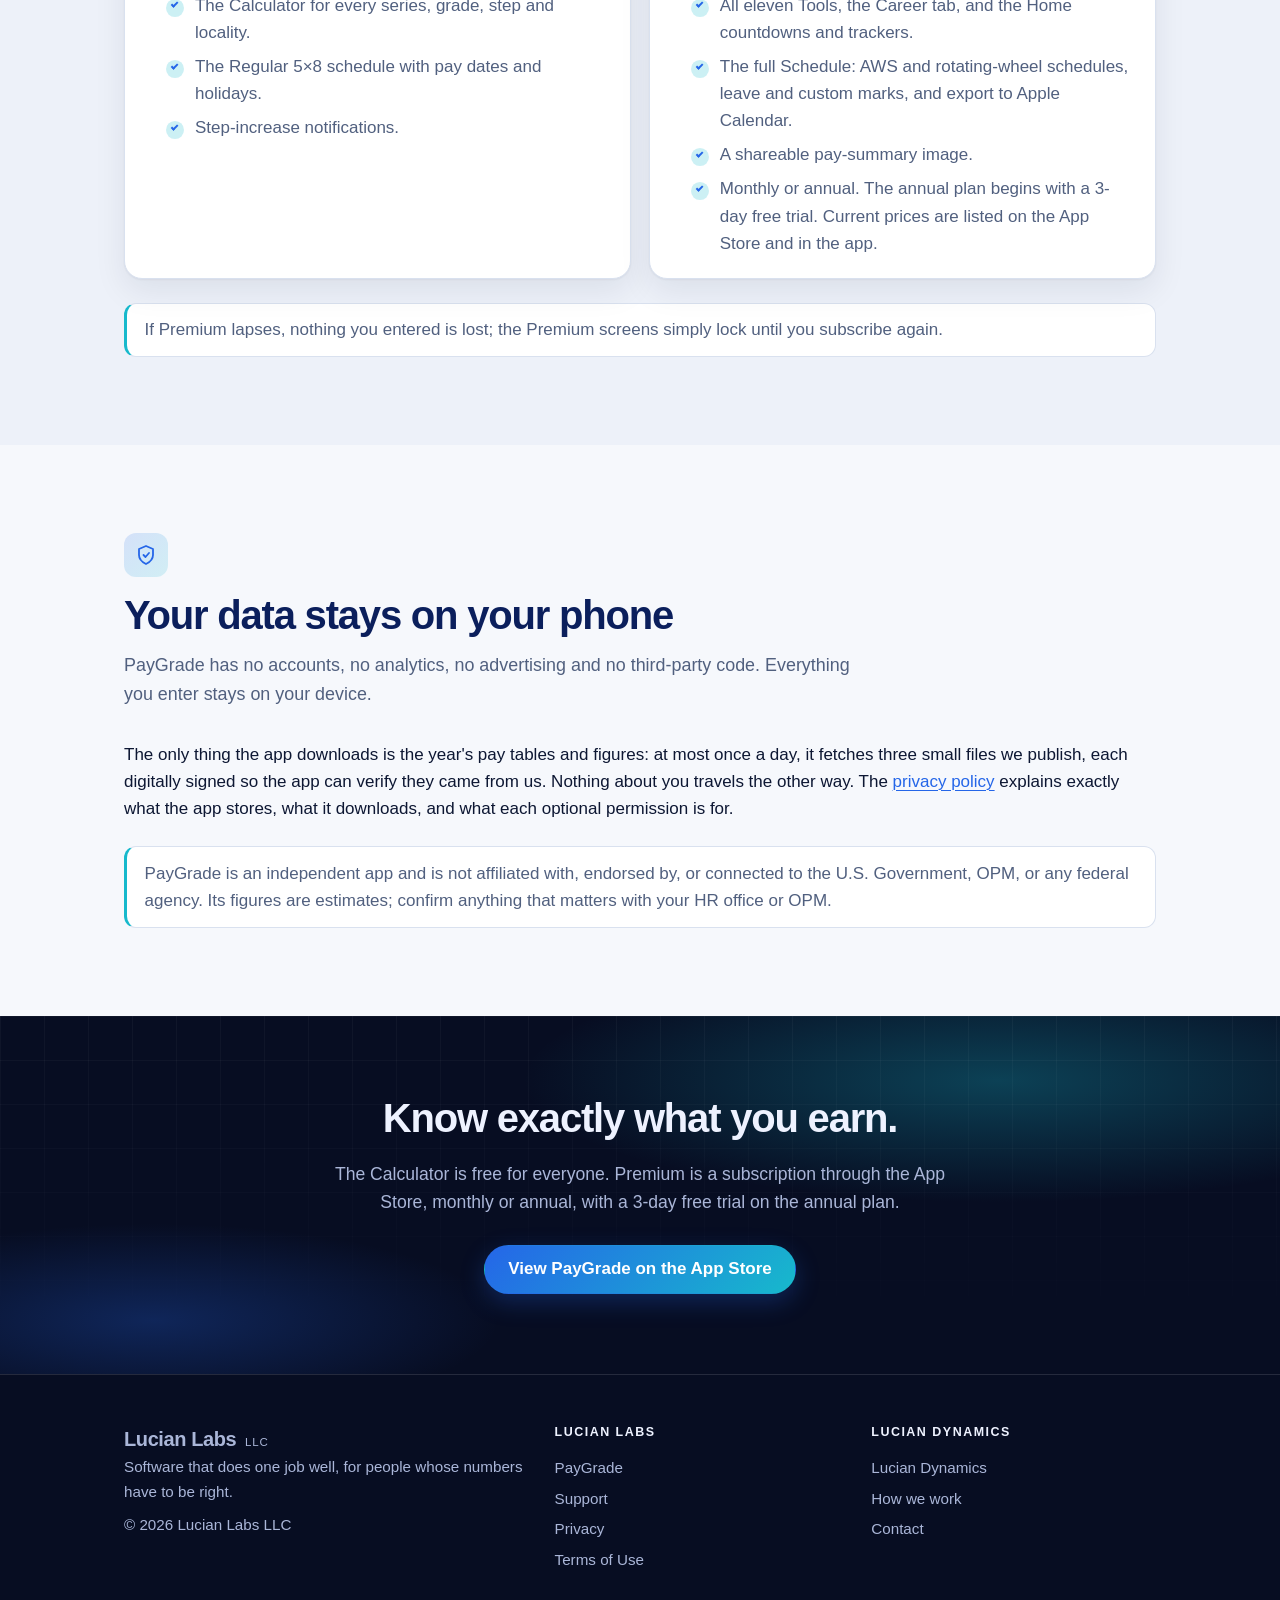
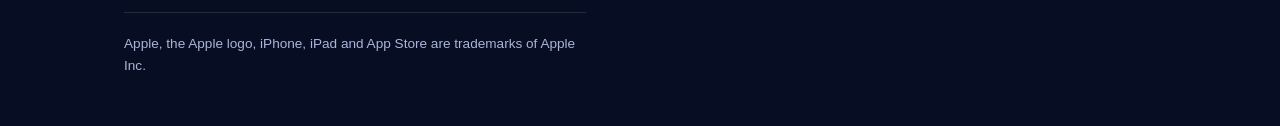
<file: labs/paygrade.html>
<!doctype html>
<html lang="en">
<head>
<meta charset="utf-8">
<meta name="viewport" content="width=device-width, initial-scale=1">
<title>PayGrade: GS Pay Calculator — Lucian Labs</title>
<meta name="description" content="PayGrade, by Lucian Labs LLC, is the GS pay calculator for U.S. federal employees: salary, take-home pay, work schedules and career planning, built on OPM's own tables, for iPhone and iPad.">
<meta name="color-scheme" content="light dark">
<meta name="theme-color" content="#070d22">
<link rel="stylesheet" href="../site.css">
<link rel="icon" href="favicon-64.png" type="image/png" sizes="64x64">
<link rel="apple-touch-icon" href="apple-touch-icon.png">
</head>
<body>
<a class="skip" href="#main">Skip to content</a>

<header class="site-header">
  <div class="wrap">
    <div class="brand">
      <a class="wordmark" href="../">Lucian <b>Dynamics</b></a>
      <span class="crumb" aria-hidden="true">/</span>
      <span class="place">Lucian Labs</span>
    </div>
    <nav class="site-nav" aria-label="Site">
      <a href="./">Lucian Labs</a>
      <a href="paygrade.html" aria-current="page">PayGrade</a>
      <a href="support.html">Support</a>
      <a href="privacy.html">Privacy</a>
      <a href="../contact.html">Contact</a>
    </nav>
    <a class="cta-link" href="https://apps.apple.com/app/id6770016239">Get PayGrade</a>
  </div>
</header>

<main id="main">

  <section class="band hero">
    <div class="wrap split">
      <div>
        <img class="app-icon" src="paygrade-icon-512.png" width="72" height="72" alt="The PayGrade app icon: a columned building with a dollar sign inside a blue arc.">
        <span class="eyebrow">A Lucian Labs app</span>
        <h1>PayGrade: the pay calculator for federal employees on the General Schedule.</h1>
        <p class="lead">Enter your series, grade, step and locality, and PayGrade shows your base pay, locality adjustment, gross pay and an estimate of your take-home pay, all from OPM's own tables, which the app keeps up to date automatically.</p>
        <div class="actions">
          <a class="button" href="https://apps.apple.com/app/id6770016239">View PayGrade on the App Store</a>
          <a class="button secondary" href="support.html">Support</a>
        </div>
      </div>
      <div class="visual">
        <div class="phone"><img src="shots/calculator.webp" width="720" height="1564" alt="PayGrade's Calculator on an iPhone: a Management and Program Analyst position, GS-12 step 5, in the Washington-Baltimore-Arlington locality, with an estimated annual pay of $116,071 and $55.62 an hour."></div>
      </div>
    </div>
  </section>

  <section class="section alt" id="features">
    <div class="wrap">
      <div class="section-head">
        <h2>What PayGrade does</h2>
        <p>PayGrade runs on iPhone and iPad. It is built around how federal pay, schedules and benefits actually work, using the figures published by OPM, the IRS, the TSP and the Social Security Administration.</p>
      </div>
      <div class="grid four">
        <article class="card">
          <div class="icon"><svg viewBox="0 0 24 24" aria-hidden="true"><rect x="5" y="3" width="14" height="18" rx="2"/><path d="M8 7h8M8 12h.01M12 12h.01M16 12h.01M8 16h.01M12 16h.01M16 16h.01"/></svg></div>
          <span class="tag">Free</span>
          <h3>Calculator</h3>
          <ul>
            <li>Base pay, locality adjustment and gross pay for every GS series, grade, step and locality pay area, Rest of U.S. included.</li>
            <li>Special rates, including those that depend on your agency.</li>
            <li>Find your locality pay area by town name.</li>
            <li>Overtime, Sunday premium, night differential and the premium pay cap.</li>
          </ul>
        </article>
        <article class="card">
          <div class="icon"><svg viewBox="0 0 24 24" aria-hidden="true"><rect x="3" y="6" width="18" height="12" rx="2"/><circle cx="12" cy="12" r="2.5"/><path d="M6 9h.01M18 15h.01"/></svg></div>
          <span class="tag">Premium</span>
          <h3>Take-home pay</h3>
          <ul>
            <li>Federal, state, county and city income tax, with every state's brackets, deductions and exemptions.</li>
            <li>FERS, TSP, FEHB, FEGLI and your W-4.</li>
            <li>Compare the estimate with one of your own Earnings and Leave Statements, typed in or read once from its PDF and never stored.</li>
          </ul>
        </article>
        <article class="card">
          <div class="icon"><svg viewBox="0 0 24 24" aria-hidden="true"><rect x="4" y="5" width="16" height="15" rx="2"/><path d="M4 10h16M8 3v4M16 3v4"/></svg></div>
          <span class="tag">Free and Premium</span>
          <h3>Schedule</h3>
          <ul>
            <li>Regular 5/8, AWS 4×10, 5/4/9 and rotating wheels.</li>
            <li>Pay days, rest days, holidays, short days and leave on one calendar.</li>
            <li>Pay period tracker, step-increase countdown with reminders, leave balances and a fitness tracker.</li>
            <li>Export to Apple Calendar, and up to sixteen rotating wheels compared side by side.</li>
          </ul>
        </article>
        <article class="card">
          <div class="icon"><svg viewBox="0 0 24 24" aria-hidden="true"><path d="M4 19h16"/><path d="m5 15 4-4 3 3 7-7"/><path d="M15 7h4v4"/></svg></div>
          <span class="tag">Premium</span>
          <h3>Plan ahead</h3>
          <ul>
            <li>Career progression, every step and grade through your full performance level.</li>
            <li>Pay raise calculator, TSP projector, FERS calculator, VERA / VSIP, leave cash-out and a retirement dashboard.</li>
            <li>Compare two GS positions, or a GS salary against the private sector.</li>
          </ul>
        </article>
      </div>
    </div>
  </section>

  <section class="section" id="screens">
    <div class="wrap">
      <div class="section-head">
        <h2>A closer look</h2>
        <p>A GS-12, step 5, in the Washington-Baltimore-Arlington locality, as it appears in the app.</p>
      </div>
      <div class="gallery">
        <figure class="shot">
          <div class="phone"><img src="shots/calculator.webp" width="720" height="1564" loading="lazy" alt="The Calculator screen: series, location, grade and step, and the estimated annual pay of $116,071."></div>
          <figcaption><b>Calculator</b> Your series, grade, step and locality, priced from OPM's own tables.</figcaption>
        </figure>
        <figure class="shot">
          <div class="phone"><img src="shots/takehome.webp" width="720" height="1564" loading="lazy" alt="The Take-Home Estimator: gross salary, additional earnings, tax settings, deductions and the breakdown of federal tax, state tax, FERS, FICA, TSP and FEHB."></div>
          <figcaption><b>Take-Home Estimator</b> Federal and state taxes, FERS, TSP and FEHB, line by line.</figcaption>
        </figure>
        <figure class="shot">
          <div class="phone"><img src="shots/schedule.webp" width="720" height="1564" loading="lazy" alt="The Schedule calendar for November 2026 with pay days, holidays and rest days marked, and the legend below it."></div>
          <figcaption><b>Schedule</b> Pay days, holidays, rest days and leave on one calendar.</figcaption>
        </figure>
      </div>
    </div>
  </section>

  <section class="section alt" id="premium">
    <div class="wrap">
      <div class="section-head">
        <h2>Free and Premium</h2>
        <p>The Calculator is free for everyone, with no account and no sign-in. Premium is a subscription purchased through the App Store.</p>
      </div>
      <div class="two">
        <article class="card">
          <span class="tag">Free</span>
          <h3>Free, always</h3>
          <ul class="checks">
            <li>The Calculator for every series, grade, step and locality.</li>
            <li>The Regular 5×8 schedule with pay dates and holidays.</li>
            <li>Step-increase notifications.</li>
          </ul>
        </article>
        <article class="card">
          <span class="tag">Premium</span>
          <h3>PayGrade Premium</h3>
          <ul class="checks">
            <li>All eleven Tools, the Career tab, and the Home countdowns and trackers.</li>
            <li>The full Schedule: AWS and rotating-wheel schedules, leave and custom marks, and export to Apple Calendar.</li>
            <li>A shareable pay-summary image.</li>
            <li>Monthly or annual. The annual plan begins with a 3-day free trial. Current prices are listed on the App Store and in the app.</li>
          </ul>
        </article>
      </div>
      <p class="note">If Premium lapses, nothing you entered is lost; the Premium screens simply lock until you subscribe again.</p>
    </div>
  </section>

  <section class="section" id="data">
    <div class="wrap">
      <div class="section-head">
        <div class="icon"><svg viewBox="0 0 24 24" aria-hidden="true"><path d="M12 3 5 6v6c0 4 3 7 7 9 4-2 7-5 7-9V6z"/><path d="m9.5 12 2 2 3.5-4"/></svg></div>
        <h2>Your data stays on your phone</h2>
        <p>PayGrade has no accounts, no analytics, no advertising and no third-party code. Everything you enter stays on your device.</p>
      </div>
      <p>The only thing the app downloads is the year's pay tables and figures: at most once a day, it fetches three small files we publish, each digitally signed so the app can verify they came from us. Nothing about you travels the other way. The <a href="privacy.html">privacy policy</a> explains exactly what the app stores, what it downloads, and what each optional permission is for.</p>
      <p class="note">PayGrade is an independent app and is not affiliated with, endorsed by, or connected to the U.S. Government, OPM, or any federal agency. Its figures are estimates; confirm anything that matters with your HR office or OPM.</p>
    </div>
  </section>

  <section class="band cta">
    <div class="wrap">
      <h2>Know exactly what you earn.</h2>
      <p>The Calculator is free for everyone. Premium is a subscription through the App Store, monthly or annual, with a 3-day free trial on the annual plan.</p>
      <div class="actions">
        <a class="button" href="https://apps.apple.com/app/id6770016239">View PayGrade on the App Store</a>
      </div>
    </div>
  </section>

</main>

<footer class="site-footer">
  <div class="wrap">
    <div class="cols">
      <div>
        <a class="wordmark" href="./">
          Lucian Labs <small>LLC</small>
        </a>
        <p>Software that does one job well, for people whose numbers have to be right.</p>
        <p>© 2026 Lucian Labs LLC</p>
      </div>
      <div>
        <h4>Lucian Labs</h4>
        <nav aria-label="Lucian Labs">
          <a href="paygrade.html">PayGrade</a>
          <a href="support.html">Support</a>
          <a href="privacy.html">Privacy</a>
          <a href="https://sites.google.com/view/paygrade-terms">Terms of Use</a>
        </nav>
      </div>
      <div>
        <h4>Lucian Dynamics</h4>
        <nav aria-label="Lucian Dynamics">
          <a href="../">Lucian Dynamics</a>
          <a href="../#how">How we work</a>
          <a href="../contact.html">Contact</a>
        </nav>
      </div>
    </div>
    <p class="legal">Apple, the Apple logo, iPhone, iPad and App Store are trademarks of Apple Inc.</p>
  </div>
</footer>
</body>
</html>
</file>
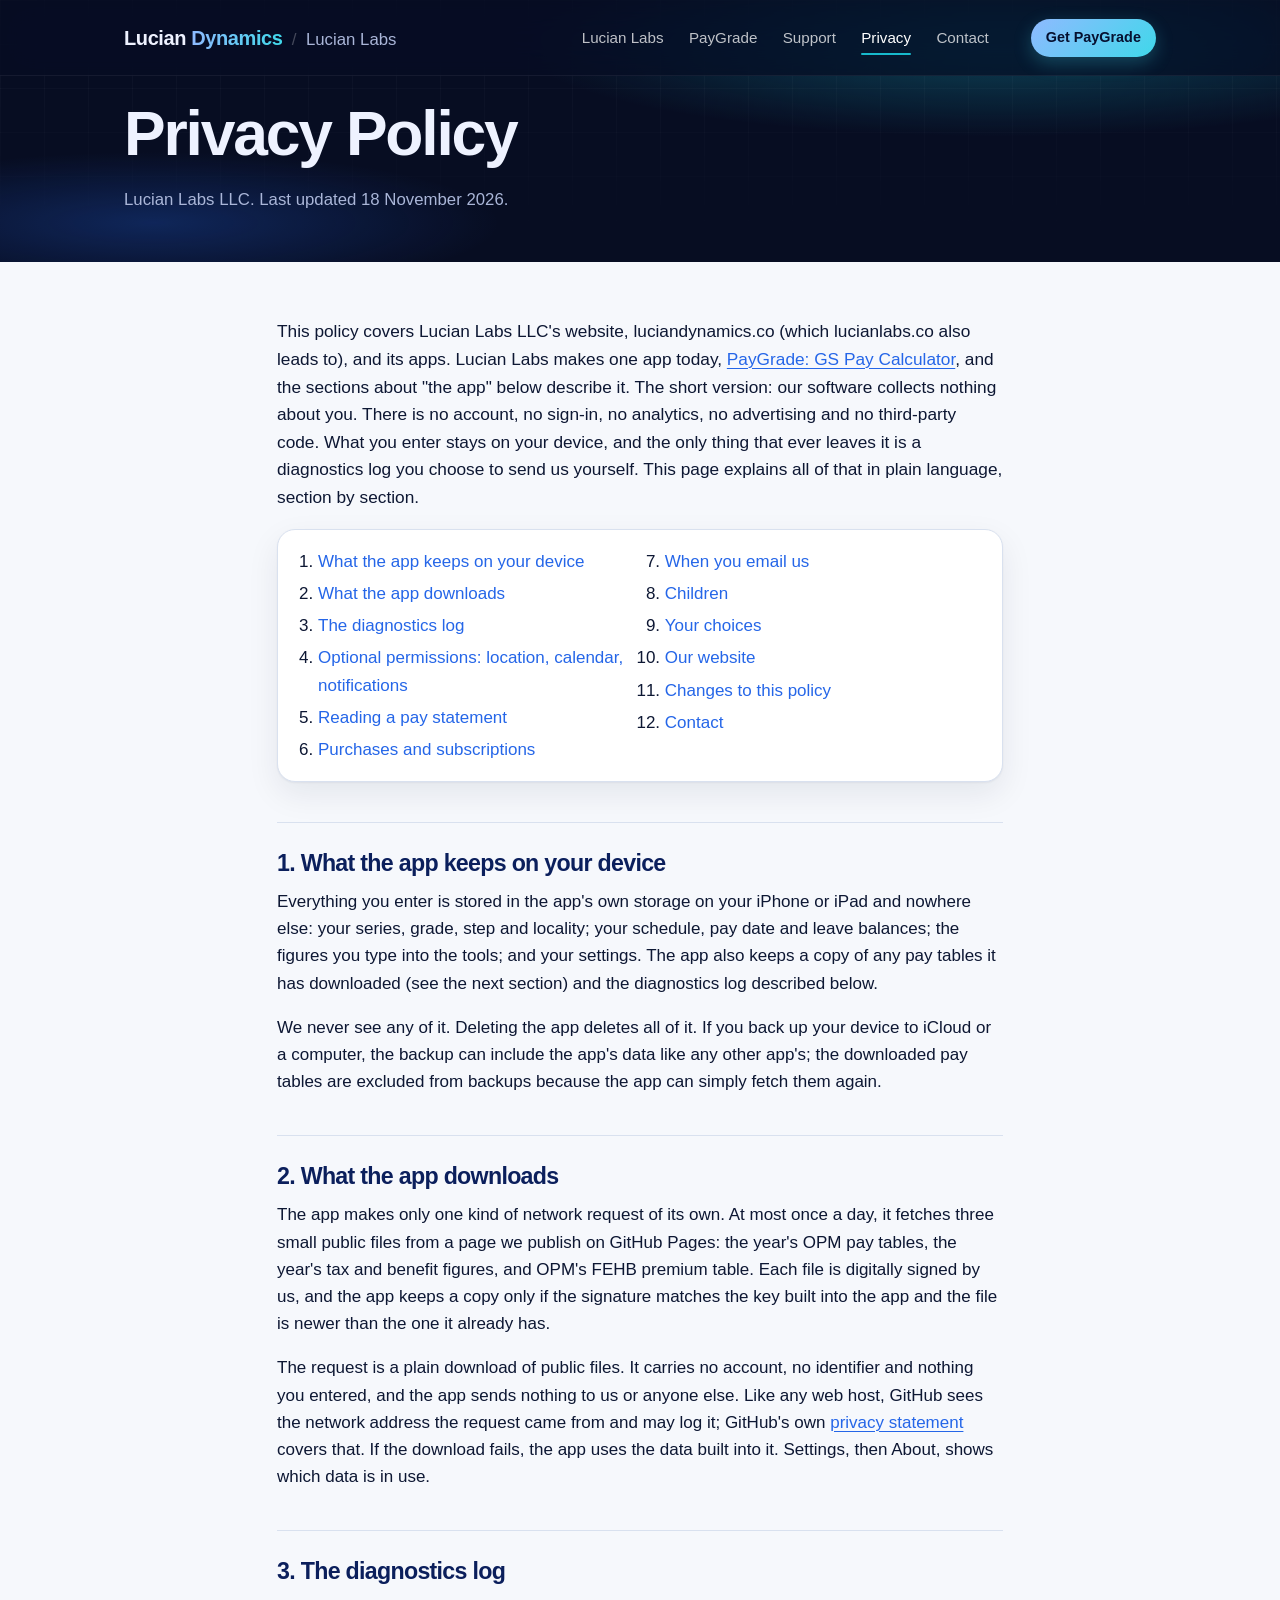
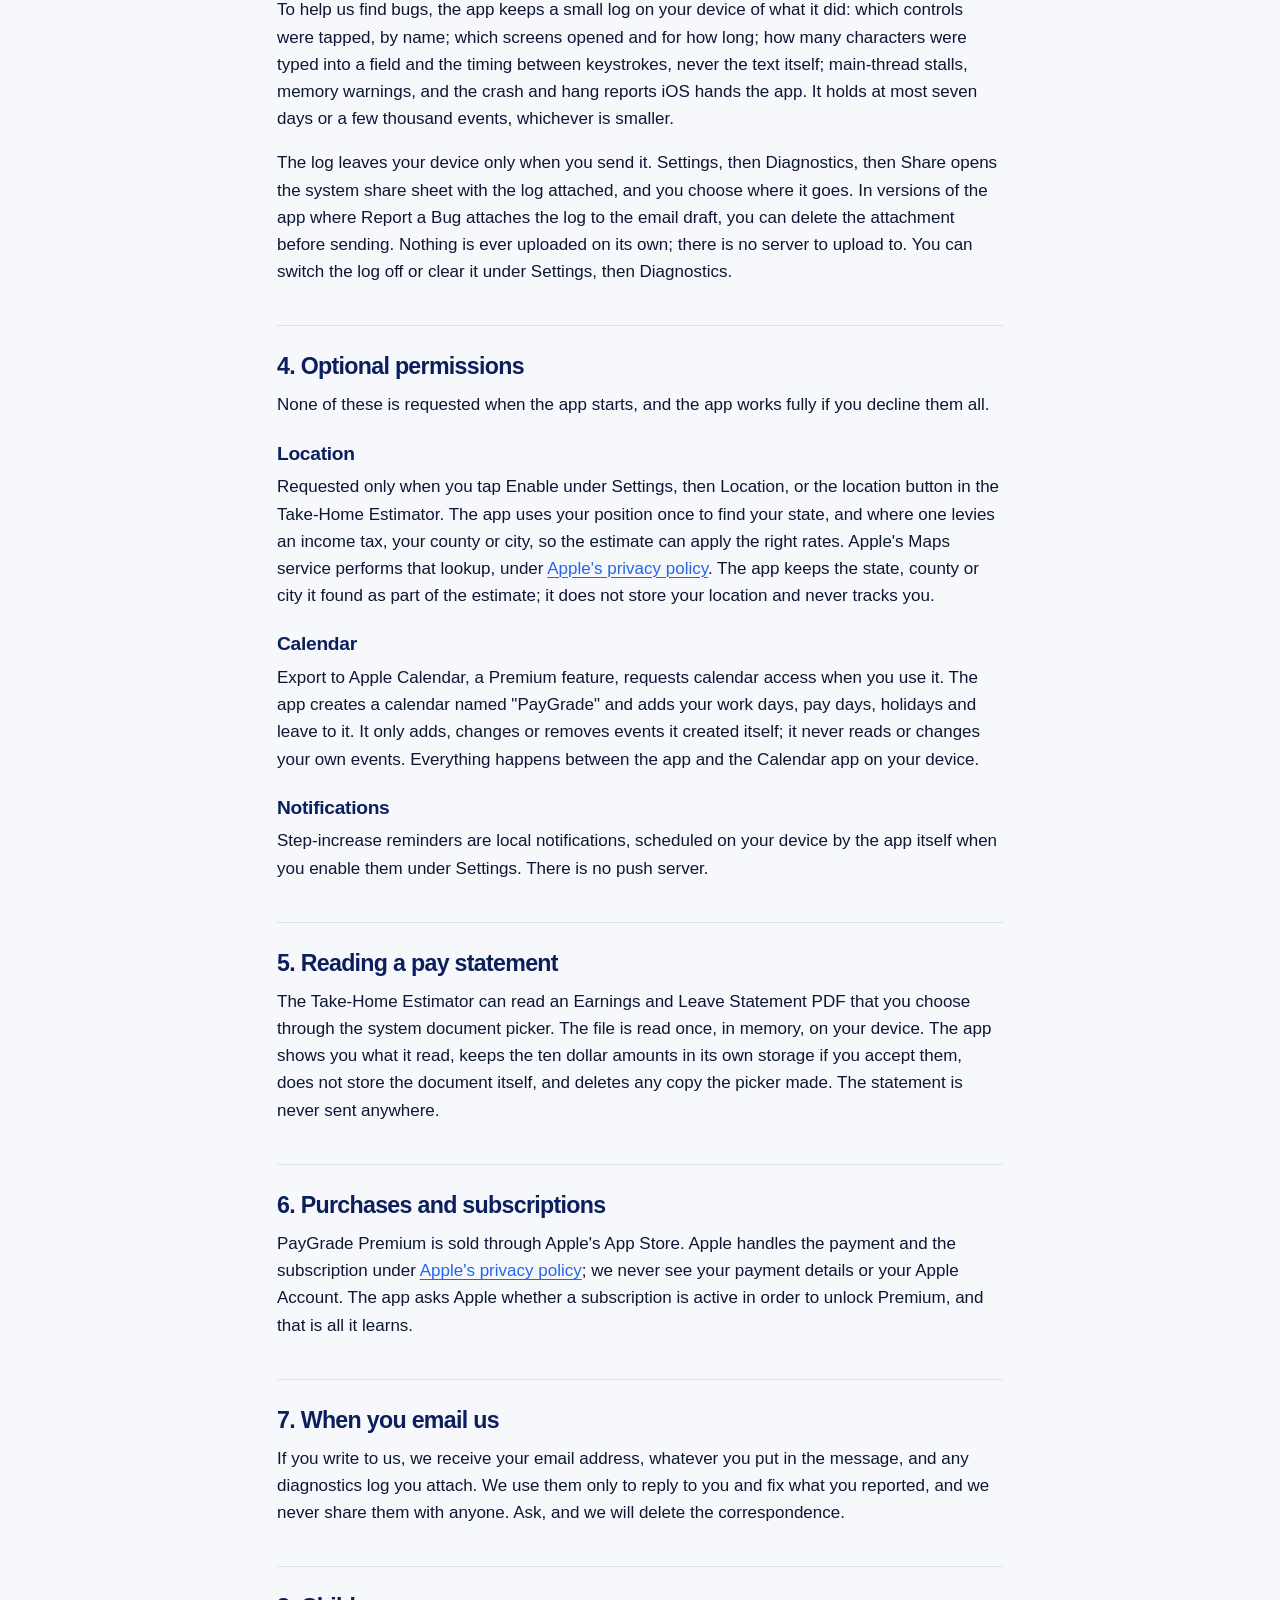
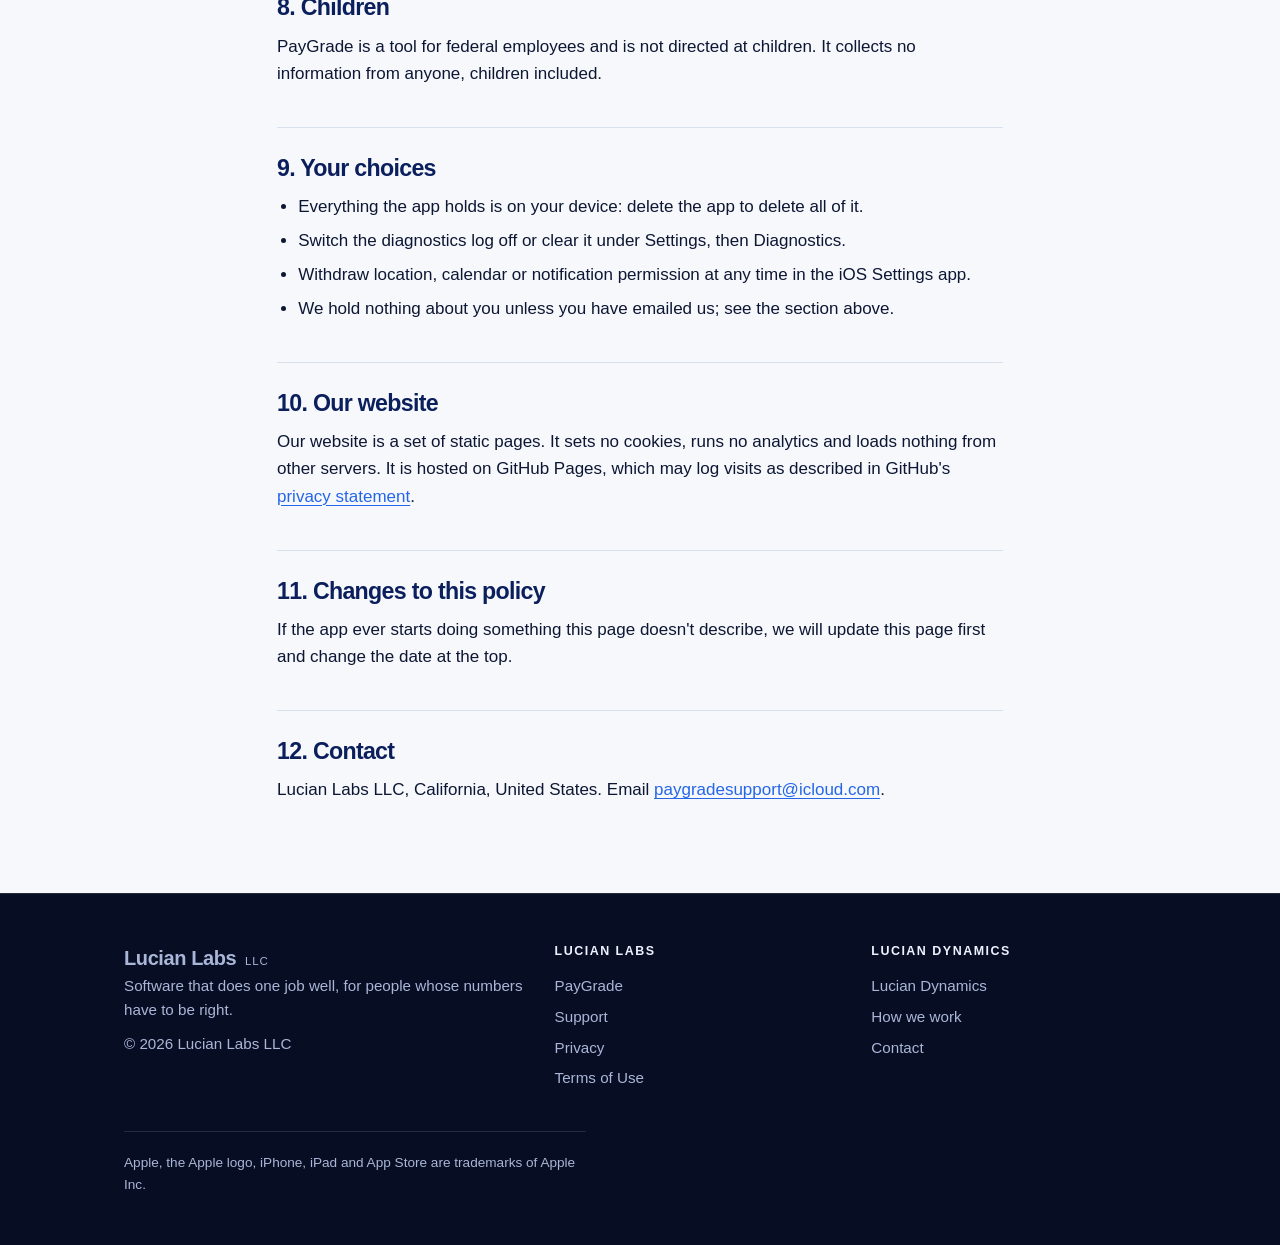
<file: labs/privacy.html>
<!doctype html>
<html lang="en">
<head>
<meta charset="utf-8">
<meta name="viewport" content="width=device-width, initial-scale=1">
<title>Privacy Policy — Lucian Labs LLC</title>
<meta name="description" content="Lucian Labs LLC's privacy policy for its website and apps: what PayGrade stores on your device, what it downloads, what each optional permission is for, and what leaves your phone, which is nothing unless you send it.">
<meta name="color-scheme" content="light dark">
<meta name="theme-color" content="#070d22">
<link rel="stylesheet" href="../site.css">
<link rel="icon" href="favicon-64.png" type="image/png" sizes="64x64">
<link rel="apple-touch-icon" href="apple-touch-icon.png">
</head>
<body>
<a class="skip" href="#main">Skip to content</a>

<header class="site-header">
  <div class="wrap">
    <div class="brand">
      <a class="wordmark" href="../">Lucian <b>Dynamics</b></a>
      <span class="crumb" aria-hidden="true">/</span>
      <span class="place">Lucian Labs</span>
    </div>
    <nav class="site-nav" aria-label="Site">
      <a href="./">Lucian Labs</a>
      <a href="paygrade.html">PayGrade</a>
      <a href="support.html">Support</a>
      <a href="privacy.html" aria-current="page">Privacy</a>
      <a href="../contact.html">Contact</a>
    </nav>
    <a class="cta-link" href="https://apps.apple.com/app/id6770016239">Get PayGrade</a>
  </div>
</header>

<section class="band page-head">
  <div class="wrap">
    <h1>Privacy Policy</h1>
    <p class="dateline">Lucian Labs LLC. Last updated 18 November 2026.</p>
  </div>
</section>

<main id="main" class="wrap prose">

  <p>This policy covers Lucian Labs LLC's website, luciandynamics.co (which lucianlabs.co also leads to), and its apps. Lucian Labs makes one app today, <a href="paygrade.html">PayGrade: GS Pay Calculator</a>, and the sections about "the app" below describe it. The short version: our software collects nothing about you. There is no account, no sign-in, no analytics, no advertising and no third-party code. What you enter stays on your device, and the only thing that ever leaves it is a diagnostics log you choose to send us yourself. This page explains all of that in plain language, section by section.</p>

  <ol class="toc">
    <li><a href="#on-device">What the app keeps on your device</a></li>
    <li><a href="#downloads">What the app downloads</a></li>
    <li><a href="#diagnostics">The diagnostics log</a></li>
    <li><a href="#permissions">Optional permissions: location, calendar, notifications</a></li>
    <li><a href="#statement">Reading a pay statement</a></li>
    <li><a href="#purchases">Purchases and subscriptions</a></li>
    <li><a href="#email">When you email us</a></li>
    <li><a href="#children">Children</a></li>
    <li><a href="#choices">Your choices</a></li>
    <li><a href="#website">Our website</a></li>
    <li><a href="#changes">Changes to this policy</a></li>
    <li><a href="#contact">Contact</a></li>
  </ol>

  <h2 id="on-device">1. What the app keeps on your device</h2>
  <p>Everything you enter is stored in the app's own storage on your iPhone or iPad and nowhere else: your series, grade, step and locality; your schedule, pay date and leave balances; the figures you type into the tools; and your settings. The app also keeps a copy of any pay tables it has downloaded (see the next section) and the diagnostics log described below.</p>
  <p>We never see any of it. Deleting the app deletes all of it. If you back up your device to iCloud or a computer, the backup can include the app's data like any other app's; the downloaded pay tables are excluded from backups because the app can simply fetch them again.</p>

  <h2 id="downloads">2. What the app downloads</h2>
  <p>The app makes only one kind of network request of its own. At most once a day, it fetches three small public files from a page we publish on GitHub Pages: the year's OPM pay tables, the year's tax and benefit figures, and OPM's FEHB premium table. Each file is digitally signed by us, and the app keeps a copy only if the signature matches the key built into the app and the file is newer than the one it already has.</p>
  <p>The request is a plain download of public files. It carries no account, no identifier and nothing you entered, and the app sends nothing to us or anyone else. Like any web host, GitHub sees the network address the request came from and may log it; GitHub's own <a href="https://docs.github.com/en/site-policy/privacy-policies/github-general-privacy-statement">privacy statement</a> covers that. If the download fails, the app uses the data built into it. Settings, then About, shows which data is in use.</p>

  <h2 id="diagnostics">3. The diagnostics log</h2>
  <p>To help us find bugs, the app keeps a small log on your device of what it did: which controls were tapped, by name; which screens opened and for how long; how many characters were typed into a field and the timing between keystrokes, never the text itself; main-thread stalls, memory warnings, and the crash and hang reports iOS hands the app. It holds at most seven days or a few thousand events, whichever is smaller.</p>
  <p>The log leaves your device only when you send it. Settings, then Diagnostics, then Share opens the system share sheet with the log attached, and you choose where it goes. In versions of the app where Report a Bug attaches the log to the email draft, you can delete the attachment before sending. Nothing is ever uploaded on its own; there is no server to upload to. You can switch the log off or clear it under Settings, then Diagnostics.</p>

  <h2 id="permissions">4. Optional permissions</h2>
  <p>None of these is requested when the app starts, and the app works fully if you decline them all.</p>
  <h3>Location</h3>
  <p>Requested only when you tap Enable under Settings, then Location, or the location button in the Take-Home Estimator. The app uses your position once to find your state, and where one levies an income tax, your county or city, so the estimate can apply the right rates. Apple's Maps service performs that lookup, under <a href="https://www.apple.com/legal/privacy/">Apple's privacy policy</a>. The app keeps the state, county or city it found as part of the estimate; it does not store your location and never tracks you.</p>
  <h3>Calendar</h3>
  <p>Export to Apple Calendar, a Premium feature, requests calendar access when you use it. The app creates a calendar named "PayGrade" and adds your work days, pay days, holidays and leave to it. It only adds, changes or removes events it created itself; it never reads or changes your own events. Everything happens between the app and the Calendar app on your device.</p>
  <h3>Notifications</h3>
  <p>Step-increase reminders are local notifications, scheduled on your device by the app itself when you enable them under Settings. There is no push server.</p>

  <h2 id="statement">5. Reading a pay statement</h2>
  <p>The Take-Home Estimator can read an Earnings and Leave Statement PDF that you choose through the system document picker. The file is read once, in memory, on your device. The app shows you what it read, keeps the ten dollar amounts in its own storage if you accept them, does not store the document itself, and deletes any copy the picker made. The statement is never sent anywhere.</p>

  <h2 id="purchases">6. Purchases and subscriptions</h2>
  <p>PayGrade Premium is sold through Apple's App Store. Apple handles the payment and the subscription under <a href="https://www.apple.com/legal/privacy/">Apple's privacy policy</a>; we never see your payment details or your Apple Account. The app asks Apple whether a subscription is active in order to unlock Premium, and that is all it learns.</p>

  <h2 id="email">7. When you email us</h2>
  <p>If you write to us, we receive your email address, whatever you put in the message, and any diagnostics log you attach. We use them only to reply to you and fix what you reported, and we never share them with anyone. Ask, and we will delete the correspondence.</p>

  <h2 id="children">8. Children</h2>
  <p>PayGrade is a tool for federal employees and is not directed at children. It collects no information from anyone, children included.</p>

  <h2 id="choices">9. Your choices</h2>
  <ul>
    <li>Everything the app holds is on your device: delete the app to delete all of it.</li>
    <li>Switch the diagnostics log off or clear it under Settings, then Diagnostics.</li>
    <li>Withdraw location, calendar or notification permission at any time in the iOS Settings app.</li>
    <li>We hold nothing about you unless you have emailed us; see the section above.</li>
  </ul>

  <h2 id="website">10. Our website</h2>
  <p>Our website is a set of static pages. It sets no cookies, runs no analytics and loads nothing from other servers. It is hosted on GitHub Pages, which may log visits as described in GitHub's <a href="https://docs.github.com/en/site-policy/privacy-policies/github-general-privacy-statement">privacy statement</a>.</p>

  <h2 id="changes">11. Changes to this policy</h2>
  <p>If the app ever starts doing something this page doesn't describe, we will update this page first and change the date at the top.</p>

  <h2 id="contact">12. Contact</h2>
  <p>Lucian Labs LLC, California, United States. Email <a href="mailto:paygradesupport@icloud.com?subject=Privacy%20Question">paygradesupport@icloud.com</a>.</p>
</main>

<footer class="site-footer">
  <div class="wrap">
    <div class="cols">
      <div>
        <a class="wordmark" href="./">
          Lucian Labs <small>LLC</small>
        </a>
        <p>Software that does one job well, for people whose numbers have to be right.</p>
        <p>© 2026 Lucian Labs LLC</p>
      </div>
      <div>
        <h4>Lucian Labs</h4>
        <nav aria-label="Lucian Labs">
          <a href="paygrade.html">PayGrade</a>
          <a href="support.html">Support</a>
          <a href="privacy.html">Privacy</a>
          <a href="https://sites.google.com/view/paygrade-terms">Terms of Use</a>
        </nav>
      </div>
      <div>
        <h4>Lucian Dynamics</h4>
        <nav aria-label="Lucian Dynamics">
          <a href="../">Lucian Dynamics</a>
          <a href="../#how">How we work</a>
          <a href="../contact.html">Contact</a>
        </nav>
      </div>
    </div>
    <p class="legal">Apple, the Apple logo, iPhone, iPad and App Store are trademarks of Apple Inc.</p>
  </div>
</footer>
</body>
</html>
</file>
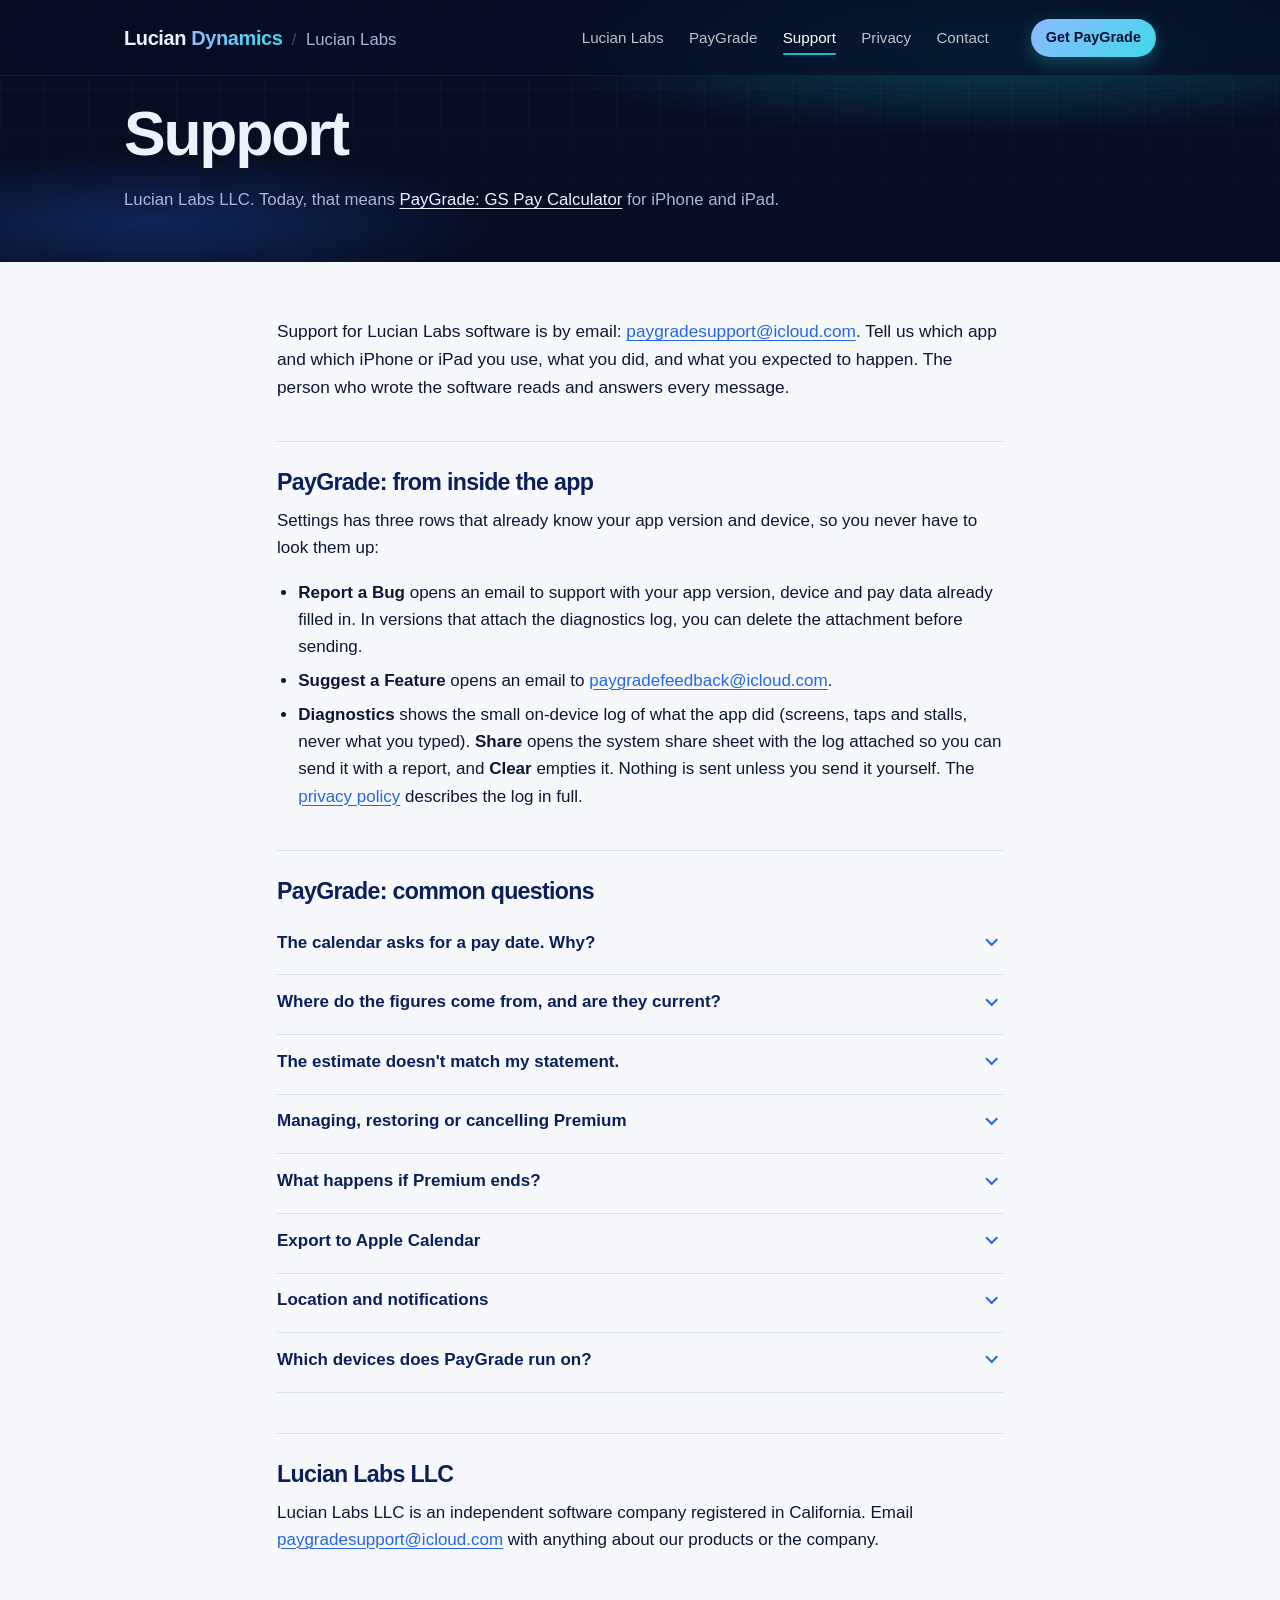
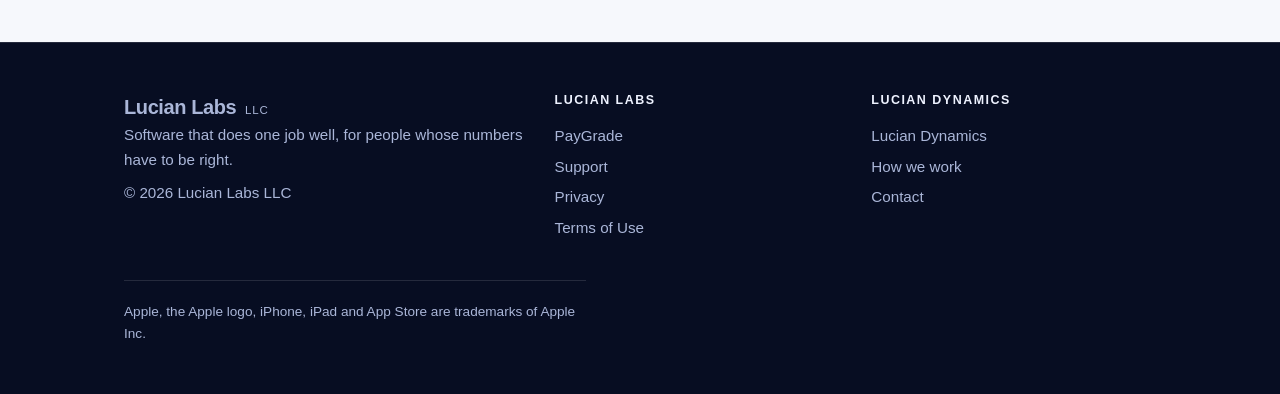
<file: labs/support.html>
<!doctype html>
<html lang="en">
<head>
<meta charset="utf-8">
<meta name="viewport" content="width=device-width, initial-scale=1">
<title>Support — Lucian Labs</title>
<meta name="description" content="How to reach Lucian Labs, send a bug report from PayGrade, manage a Premium subscription, and answers to the most common questions.">
<meta name="color-scheme" content="light dark">
<meta name="theme-color" content="#070d22">
<link rel="stylesheet" href="../site.css">
<link rel="icon" href="favicon-64.png" type="image/png" sizes="64x64">
<link rel="apple-touch-icon" href="apple-touch-icon.png">
</head>
<body>
<a class="skip" href="#main">Skip to content</a>

<header class="site-header">
  <div class="wrap">
    <div class="brand">
      <a class="wordmark" href="../">Lucian <b>Dynamics</b></a>
      <span class="crumb" aria-hidden="true">/</span>
      <span class="place">Lucian Labs</span>
    </div>
    <nav class="site-nav" aria-label="Site">
      <a href="./">Lucian Labs</a>
      <a href="paygrade.html">PayGrade</a>
      <a href="support.html" aria-current="page">Support</a>
      <a href="privacy.html">Privacy</a>
      <a href="../contact.html">Contact</a>
    </nav>
    <a class="cta-link" href="https://apps.apple.com/app/id6770016239">Get PayGrade</a>
  </div>
</header>

<section class="band page-head">
  <div class="wrap">
    <h1>Support</h1>
    <p class="dateline">Lucian Labs LLC. Today, that means <a href="paygrade.html">PayGrade: GS Pay Calculator</a> for iPhone and iPad.</p>
  </div>
</section>

<main id="main" class="wrap prose">

  <p>Support for Lucian Labs software is by email: <a href="mailto:paygradesupport@icloud.com?subject=Support%20Request">paygradesupport@icloud.com</a>. Tell us which app and which iPhone or iPad you use, what you did, and what you expected to happen. The person who wrote the software reads and answers every message.</p>

  <h2 id="in-app">PayGrade: from inside the app</h2>
  <p>Settings has three rows that already know your app version and device, so you never have to look them up:</p>
  <ul>
    <li><strong>Report a Bug</strong> opens an email to support with your app version, device and pay data already filled in. In versions that attach the diagnostics log, you can delete the attachment before sending.</li>
    <li><strong>Suggest a Feature</strong> opens an email to <a href="mailto:paygradefeedback@icloud.com?subject=Feature%20Suggestion">paygradefeedback@icloud.com</a>.</li>
    <li><strong>Diagnostics</strong> shows the small on-device log of what the app did (screens, taps and stalls, never what you typed). <strong>Share</strong> opens the system share sheet with the log attached so you can send it with a report, and <strong>Clear</strong> empties it. Nothing is sent unless you send it yourself. The <a href="privacy.html#diagnostics">privacy policy</a> describes the log in full.</li>
  </ul>

  <h2 id="questions">PayGrade: common questions</h2>

  <details id="pay-date">
    <summary>The calendar asks for a pay date. Why?</summary>
    <p>Federal pay periods are the same government-wide, but pay dates depend on your payroll provider: NFC, DFAS, IBC and GSA don't all pay in the same week. A calendar built on a guess would be a week off for many people, so PayGrade asks you once for a recent pay date (Home, then Schedule, then the settings icon) and counts from there.</p>
  </details>

  <details id="figures">
    <summary>Where do the figures come from, and are they current?</summary>
    <p>Pay figures come from OPM's General Schedule, locality and special-rate tables. Tax figures come from the IRS and the states, contribution limits from the TSP, and benefit figures from the Social Security Administration. At most once a day, the app checks a page we publish for newer tables and figures, digitally signed so the app can confirm they came from us, and keeps them only if they verify. Settings, then About, shows which data the app is using.</p>
    <p>Everything the app shows is an estimate. Confirm anything that matters with your HR office or OPM.</p>
  </details>

  <details id="statement">
    <summary>The estimate doesn't match my statement.</summary>
    <p>The Take-Home Estimator has a statement card: type in the lines from one Earnings and Leave Statement, or read them from its PDF, and the app shows where the estimate differs, line by line. If a line is clearly wrong, send a bug report with your series, grade, step and locality and the line that differs. You don't need to send your statement.</p>
  </details>

  <details id="subscription">
    <summary>Managing, restoring or cancelling Premium</summary>
    <p>Premium is an auto-renewing subscription sold through the App Store, so Apple handles the billing. To change or cancel it, use Settings, then Manage Subscription in the app, which opens Apple's subscription screen, or open the Subscriptions section of your Apple Account in the iOS Settings app. Cancelling keeps Premium until the end of the period you have paid for.</p>
    <p>On a new device, or after reinstalling, tap <strong>Restore Purchases</strong> on the Premium screen. Refund requests go to Apple at <a href="https://reportaproblem.apple.com">reportaproblem.apple.com</a>.</p>
    <p>If you bought the lifetime unlock in an earlier version, it is still honored: Restore Purchases brings it back. If it doesn't, email us.</p>
  </details>

  <details id="lapse">
    <summary>What happens if Premium ends?</summary>
    <p>Nothing you entered is deleted. The Premium screens lock, and any Premium schedule or leave marks are kept and shown again when you resubscribe. Events PayGrade added to Apple Calendar may be removed when the subscription ends. Your own events are never touched.</p>
  </details>

  <details id="calendar">
    <summary>Export to Apple Calendar</summary>
    <p>With your permission, PayGrade creates a calendar named "PayGrade" and adds your work days, pay days, holidays and leave to it. It only ever adds, changes or removes events it created itself, and the export screen in the app can remove them at any time. Export is part of Premium.</p>
  </details>

  <details id="permissions">
    <summary>Location and notifications</summary>
    <p>Both are optional, and neither is requested when the app starts. Location, enabled under Settings or with the location button in the Take-Home Estimator, finds your state, and where it matters your county or city, for the income tax estimate. Notifications, enabled under Settings, are step-increase reminders the app schedules on your device. The app works fully with both declined.</p>
  </details>

  <details id="devices">
    <summary>Which devices does PayGrade run on?</summary>
    <p>iPhone and iPad. The <a href="https://apps.apple.com/app/id6770016239">App Store page</a> lists the iOS version it requires.</p>
  </details>

  <h2 id="company">Lucian Labs LLC</h2>
  <p>Lucian Labs LLC is an independent software company registered in California. Email <a href="mailto:paygradesupport@icloud.com">paygradesupport@icloud.com</a> with anything about our products or the company.</p>
</main>

<footer class="site-footer">
  <div class="wrap">
    <div class="cols">
      <div>
        <a class="wordmark" href="./">
          Lucian Labs <small>LLC</small>
        </a>
        <p>Software that does one job well, for people whose numbers have to be right.</p>
        <p>© 2026 Lucian Labs LLC</p>
      </div>
      <div>
        <h4>Lucian Labs</h4>
        <nav aria-label="Lucian Labs">
          <a href="paygrade.html">PayGrade</a>
          <a href="support.html">Support</a>
          <a href="privacy.html">Privacy</a>
          <a href="https://sites.google.com/view/paygrade-terms">Terms of Use</a>
        </nav>
      </div>
      <div>
        <h4>Lucian Dynamics</h4>
        <nav aria-label="Lucian Dynamics">
          <a href="../">Lucian Dynamics</a>
          <a href="../#how">How we work</a>
          <a href="../contact.html">Contact</a>
        </nav>
      </div>
    </div>
    <p class="legal">Apple, the Apple logo, iPhone, iPad and App Store are trademarks of Apple Inc.</p>
  </div>
</footer>
</body>
</html>
</file>
<file: site.css>
/* Lucian Dynamics / Lucian Labs LLC — the one stylesheet for the whole site:
   the Lucian Dynamics page at the root and the Lucian Labs pages under labs/.

   Plain CSS, no build step, no scripts, no fonts or anything else loaded from
   another server (the privacy page promises that). The look follows the app:
   deep navy with a teal glow for the brand band, clean cool-white pages below
   it, the same navy and electric blue as the PayGrade icon for the accents.
   Light and dark through prefers-color-scheme; the brand band is dark in both. */

:root {
  color-scheme: light dark;
  --bg: #f6f8fc;
  --bg-2: #edf1f9;
  --card: #ffffff;
  --ink: #0d1733;
  --ink-2: #51607f;
  --line: #d9e1ef;
  --brand: #0b1f5c;
  --accent: #2566e8;
  --accent-2: #17b9cc;
  --accent-ink: #ffffff;
  --band: #070d22;
  --band-ink: #eef2ff;
  --band-muted: #aab6d8;
  --band-line: rgba(255, 255, 255, .12);
  --shadow: 0 1px 2px rgba(13, 23, 51, .05), 0 12px 32px rgba(13, 23, 51, .08);
  --shadow-lift: 0 2px 4px rgba(13, 23, 51, .06), 0 22px 48px rgba(13, 23, 51, .14);
  --max: 68rem;
  --radius: 18px;
  --radius-s: 12px;
}

@media (prefers-color-scheme: dark) {
  :root {
    --bg: #070b19;
    --bg-2: #0d1328;
    --card: #111a33;
    --ink: #e8edf9;
    --ink-2: #a6b1cf;
    --line: #223052;
    --brand: #e6ecff;
    --accent: #7fb0ff;
    --accent-2: #3fd8ea;
    --accent-ink: #061030;
    --shadow: none;
    --shadow-lift: 0 22px 48px rgba(0, 0, 0, .45);
  }
}

*, *::before, *::after { box-sizing: border-box; }

html { -webkit-text-size-adjust: 100%; }

body {
  margin: 0;
  background: var(--bg);
  color: var(--ink);
  font: 17px/1.6 -apple-system, BlinkMacSystemFont, "SF Pro Text", "Segoe UI", Roboto, Helvetica, Arial, sans-serif;
  font-variant-numeric: tabular-nums;
}

a { color: var(--accent); text-decoration-thickness: 1px; text-underline-offset: 3px; }
a:hover { text-decoration-thickness: 2px; }
:focus-visible { outline: 3px solid var(--accent-2); outline-offset: 3px; border-radius: 4px; }

img, svg { max-width: 100%; height: auto; display: block; }

h1, h2, h3 { color: var(--brand); line-height: 1.1; margin: 0 0 .5em; text-wrap: balance; }
h1 { font-size: clamp(2.3rem, 5.6vw, 3.9rem); font-weight: 800; letter-spacing: -0.035em; }
h2 { font-size: clamp(1.7rem, 3.6vw, 2.5rem); font-weight: 800; letter-spacing: -0.03em; }
h3 { font-size: 1.2rem; font-weight: 700; letter-spacing: -0.015em; }
p, ul, ol { margin: 0 0 1em; }
ul, ol { padding-left: 1.25em; }
li + li { margin-top: .4em; }

.wrap { max-width: var(--max); margin: 0 auto; padding-left: max(16px, env(safe-area-inset-left, 0px)); padding-right: max(16px, env(safe-area-inset-right, 0px)); }
@media (min-width: 760px) { .wrap { padding-left: 28px; padding-right: 28px; } }

.skip {
  position: absolute; left: -999px; top: 8px; z-index: 20;
  background: var(--accent); color: var(--accent-ink); padding: .5em .9em; border-radius: 8px;
}
.skip:focus { left: 16px; }

/* ---------- Header: one quiet bar on every page ----------
   No box. The company name in two weights, the "/ Lucian Labs" crumb on the
   Labs pages, the same five links everywhere in white with a teal underline
   for the current page, and one white pill button as the only accent. On a
   phone it is two rows on the band's colour (name and button, then the
   links scrolling sideways); from 760px one row of --header-h that floats
   over the top of the band and sticks to the top, with a blur behind it so
   it stays readable over the light sections it passes. */
:root { --header-h: 76px; }
.site-header {
  position: relative; z-index: 10; color: var(--band-ink);
  background: var(--band); border-bottom: 1px solid rgba(255, 255, 255, .08); padding-bottom: 6px;
}
@media (min-width: 760px) {
  .site-header {
    position: sticky; top: 0; height: var(--header-h); padding-bottom: 0; border-bottom-color: rgba(255, 255, 255, .06);
    background: color-mix(in srgb, var(--band) 72%, transparent);
    -webkit-backdrop-filter: blur(18px) saturate(140%); backdrop-filter: blur(18px) saturate(140%);
  }
}
.site-header .wrap {
  display: grid; grid-template-columns: minmax(0, 1fr) auto; grid-template-areas: "brand cta" "nav nav";
  align-items: center; column-gap: .75rem; row-gap: .2rem; padding-top: 12px;
}
@media (min-width: 760px) {
  .site-header .wrap {
    grid-template-columns: auto minmax(0, 1fr) auto; grid-template-areas: "brand nav cta";
    column-gap: 2rem; height: var(--header-h); padding-top: 0;
  }
}
.brand { grid-area: brand; display: flex; align-items: baseline; gap: .55em; min-width: 0; white-space: nowrap; }
.wordmark { color: var(--band-ink); text-decoration: none; font-weight: 700; font-size: 1.25rem; letter-spacing: -0.02em; }
.wordmark b {
  font-weight: 800;
  background: linear-gradient(90deg, #8fbaff, #3fd8ea); -webkit-background-clip: text; background-clip: text; color: transparent;
}
.wordmark:hover b { background: linear-gradient(90deg, #ffffff, #3fd8ea); -webkit-background-clip: text; background-clip: text; }
.wordmark small { font-weight: 500; font-size: .72rem; color: var(--band-muted); letter-spacing: .08em; text-transform: uppercase; margin-left: .3em; }
.brand .crumb { color: rgba(255, 255, 255, .25); font-weight: 300; }
.brand .place { color: var(--band-muted); font-weight: 400; font-size: 1.05rem; overflow: hidden; text-overflow: ellipsis; }
@media (max-width: 599px) { .brand .crumb, .brand .place { display: none; } }
.site-nav {
  grid-area: nav; display: flex; flex-wrap: nowrap; gap: .2rem; overflow-x: auto; -webkit-overflow-scrolling: touch;
  scrollbar-width: none; margin: 0 -16px; padding: .2rem 16px .5rem;
  -webkit-mask-image: linear-gradient(to right, #000 90%, transparent);
  mask-image: linear-gradient(to right, #000 90%, transparent);
}
.site-nav::-webkit-scrollbar { display: none; }
@media (min-width: 760px) {
  .site-nav { justify-self: end; margin: 0; padding: 0; gap: .35rem; overflow: visible; -webkit-mask-image: none; mask-image: none; }
}
.site-nav a {
  position: relative; flex: none; color: rgba(255, 255, 255, .74); text-decoration: none; font-weight: 500; font-size: .95rem;
  padding: .45em .65em; transition: color .15s ease;
}
.site-nav a::after {
  content: ""; position: absolute; left: .65em; right: .65em; bottom: .15em; height: 2px; border-radius: 2px;
  background: var(--accent-2); opacity: 0; transition: opacity .15s ease;
}
.site-nav a:hover { color: #ffffff; }
.site-nav a[aria-current="page"] { color: #ffffff; }
.site-nav a[aria-current="page"]::after { opacity: 1; }
.cta-link {
  grid-area: cta; justify-self: end;
  display: inline-flex; align-items: center; padding: .5em 1.05em; border-radius: 999px; white-space: nowrap;
  font-weight: 700; font-size: .9rem; text-decoration: none; color: #061030;
  background: linear-gradient(135deg, #8fbaff, #3fd8ea); box-shadow: 0 6px 18px rgba(63, 216, 234, .25);
}
.cta-link:hover { filter: brightness(1.08); }
/* From 760px the band under the bar is pulled up by the header's height and
   padded by the same amount, so the bar floats on the glow. */
@media (min-width: 760px) {
  .site-header + main > .band:first-child,
  .site-header + .band { margin-top: calc(-1 * var(--header-h)); padding-top: calc(var(--header-h) + 1.5rem); }
  .site-header + main > .band.hero:first-child { padding-top: calc(var(--header-h) + clamp(2rem, 6vw, 4.5rem)); }
  /* A link to an anchor lands below the sticky bar, not under it. */
  [id] { scroll-margin-top: calc(var(--header-h) + 1rem); }
}

/* ---------- The brand band: hero and page headers ---------- */
.band {
  position: relative; overflow: hidden; isolation: isolate;
  background:
    radial-gradient(60% 55% at 78% 18%, rgba(23, 185, 204, .30), transparent 62%),
    radial-gradient(45% 45% at 12% 85%, rgba(37, 102, 232, .28), transparent 60%),
    var(--band);
  color: var(--band-ink);
}
/* A fine engineering grid, fading towards the bottom, so the band reads as a
   drafting surface rather than a flat colour. */
.band::before {
  content: ""; position: absolute; inset: 0; z-index: -1; pointer-events: none;
  background-image:
    linear-gradient(rgba(255, 255, 255, .045) 1px, transparent 1px),
    linear-gradient(90deg, rgba(255, 255, 255, .045) 1px, transparent 1px);
  background-size: 44px 44px;
  -webkit-mask-image: linear-gradient(to bottom, rgba(0, 0, 0, .9), transparent 92%);
  mask-image: linear-gradient(to bottom, rgba(0, 0, 0, .9), transparent 92%);
}
.band h1, .band h2 { color: var(--band-ink); }
.band .eyebrow { color: var(--accent-2); }
.band p.lead { color: var(--band-muted); }
.band a:not(.button) { color: var(--band-ink); }

.hero { padding: clamp(3rem, 8vw, 6rem) 0 clamp(2.5rem, 7vw, 5rem); }
.hero .wrap { display: grid; gap: 2.5rem; align-items: center; }
@media (min-width: 860px) { .hero .wrap.split { grid-template-columns: minmax(0, 1.15fr) minmax(0, .85fr); } }
.hero h1 { max-width: 14em; }
.hero p.lead { font-size: clamp(1.1rem, 1.6vw, 1.3rem); max-width: 34em; line-height: 1.5; }
.hero .visual { justify-self: center; width: 100%; max-width: 420px; }

.eyebrow {
  display: inline-block; font-size: .78rem; font-weight: 700; letter-spacing: .14em; text-transform: uppercase;
  color: var(--accent); margin-bottom: 1rem;
}

/* A page header for the long-form pages: title and dateline on the band. */
.page-head { padding: clamp(2.5rem, 6vw, 4rem) 0 clamp(2rem, 5vw, 3rem); }
.page-head h1 { margin-bottom: .3em; }
.page-head .dateline { color: var(--band-muted); margin: 0; font-size: 1.05rem; }

/* ---------- Buttons ---------- */
.actions { display: flex; flex-wrap: wrap; gap: .75rem; margin-top: 1.75rem; }
.button {
  display: inline-flex; align-items: center; gap: .5em;
  padding: .8em 1.35em; border-radius: 999px; font-weight: 600; text-decoration: none; line-height: 1.2;
  background: linear-gradient(135deg, var(--accent), var(--accent-2)); color: #ffffff; border: 1px solid transparent;
  box-shadow: 0 8px 24px rgba(37, 102, 232, .28);
}
.button:hover { filter: brightness(1.07); }
.button.secondary { background: transparent; color: var(--accent); border-color: currentColor; box-shadow: none; }
.band .button.secondary { color: var(--band-ink); border-color: rgba(255, 255, 255, .45); }
.band .button.secondary:hover { background: rgba(255, 255, 255, .08); }
@media (prefers-color-scheme: dark) {
  .button { color: #061030; }
}

/* ---------- Sections ---------- */
.section { padding: clamp(3rem, 7vw, 5.5rem) 0; }
.section.alt { background: var(--bg-2); }
.section > .wrap > p.intro { color: var(--ink-2); max-width: 40em; font-size: 1.12rem; margin-bottom: 0; }
.section-head { max-width: 44em; margin-bottom: 2rem; }
.section-head h2 { margin-bottom: .35em; }
.section-head p { color: var(--ink-2); font-size: 1.12rem; margin: 0; }

.grid { display: grid; gap: 1.1rem; margin-top: 2rem; }
@media (min-width: 640px) { .grid { grid-template-columns: repeat(2, minmax(0, 1fr)); } }
/* Four feature cards carry long lists, so they sit two by two until the
   screen is wide enough for four columns of readable text. */
@media (min-width: 1280px) { .grid.four { grid-template-columns: repeat(4, minmax(0, 1fr)); } }
@media (min-width: 900px) { .grid.three { grid-template-columns: repeat(3, minmax(0, 1fr)); } }

.card {
  min-width: 0;
  background: var(--card); border: 1px solid var(--line); border-radius: var(--radius);
  padding: 1.5rem 1.4rem 1.3rem; box-shadow: var(--shadow);
}
@media (prefers-reduced-motion: no-preference) {
  .card, .product, .shot { transition: transform .25s ease, box-shadow .25s ease; }
  .card:hover { transform: translateY(-3px); box-shadow: var(--shadow-lift); }
}
.card h3 { margin-bottom: .45rem; }
.card p:last-child { margin-bottom: 0; color: var(--ink-2); }
/* An email address as the centrepiece of a contact card */
.card a.mail { font-weight: 700; font-size: 1.05rem; text-decoration: none; overflow-wrap: anywhere; }
.card a.mail:hover { text-decoration: underline; }
.card ul { margin-bottom: 0; color: var(--ink-2); padding-left: 1.1em; }
.card .tag, .product .tag {
  display: inline-block; font-size: .72rem; font-weight: 700; letter-spacing: .08em; text-transform: uppercase;
  color: var(--accent); background: color-mix(in srgb, var(--accent) 12%, transparent);
  border-radius: 999px; padding: .2em .7em; margin-bottom: .8rem;
}
/* An icon in a tinted square at the top of a card. */
.icon {
  width: 44px; height: 44px; border-radius: 12px; display: grid; place-items: center; margin-bottom: 1rem;
  background: linear-gradient(135deg, color-mix(in srgb, var(--accent) 16%, transparent), color-mix(in srgb, var(--accent-2) 16%, transparent));
  color: var(--accent);
}
.icon svg { width: 24px; height: 24px; stroke: currentColor; fill: none; stroke-width: 1.8; stroke-linecap: round; stroke-linejoin: round; }

/* A line of the company, or a product, as a card */
.product {
  display: grid; gap: 1.5rem; align-items: center; margin-top: 2rem;
  background: var(--card); border: 1px solid var(--line); border-radius: var(--radius);
  padding: clamp(1.5rem, 3vw, 2.25rem); box-shadow: var(--shadow);
}
@media (min-width: 700px) { .product { grid-template-columns: auto minmax(0, 1fr); gap: 2.25rem; } }
.product > img, .product .mark-lg {
  width: 128px; height: 128px; border-radius: 28px; justify-self: center;
  box-shadow: 0 10px 30px rgba(37, 102, 232, .25);
}
.product > img { border: 1px solid var(--line); }
.product .mark-lg {
  display: grid; place-items: center; background: var(--brand); color: var(--bg);
  font-weight: 800; font-size: 2.6rem; letter-spacing: -0.05em;
}
.product h3 { font-size: 1.5rem; margin-bottom: .4rem; }
.product p { color: var(--ink-2); }
.product .actions { margin-top: 1.25rem; }

.two { display: grid; gap: 1.1rem; margin-top: 2rem; }
@media (min-width: 760px) { .two { grid-template-columns: 1fr 1fr; } }
/* Lists that read as checked points */
.checks { list-style: none; padding: 0; margin: 0; }
.checks li { position: relative; padding-left: 1.7em; }
.checks li::before {
  content: ""; position: absolute; left: 0; top: .42em; width: 1.05em; height: 1.05em; border-radius: 50%;
  background: color-mix(in srgb, var(--accent-2) 22%, transparent);
  -webkit-mask: none;
}
.checks li::after {
  content: ""; position: absolute; left: .3em; top: .62em; width: .4em; height: .22em;
  border-left: 2px solid var(--accent); border-bottom: 2px solid var(--accent); transform: rotate(-45deg);
}

.note {
  border-left: 3px solid var(--accent-2); padding: .8rem 1.1rem; background: var(--card);
  border: 1px solid var(--line); border-left-width: 3px; border-left-color: var(--accent-2);
  border-radius: var(--radius-s); color: var(--ink-2); margin: 1.5rem 0 0;
}

/* ---------- The phone frames and the screenshot gallery ---------- */
.phone {
  width: 100%; max-width: 300px; aspect-ratio: 1320 / 2868; margin: 0 auto;
  border-radius: 46px; border: 9px solid #0c1020; background: #000; overflow: hidden;
  box-shadow: 0 30px 70px rgba(0, 0, 0, .45), inset 0 0 0 1px rgba(255, 255, 255, .08);
}
.phone img { width: 100%; height: 100%; object-fit: cover; object-position: top; }
.hero .phone { max-width: 270px; }
@media (min-width: 860px) { .hero .phone { transform: rotate(-3deg); } }
.hero .app-icon { width: 72px; height: 72px; border-radius: 16px; margin-bottom: 1.25rem; box-shadow: 0 10px 30px rgba(0, 0, 0, .35); }
.gallery { display: grid; gap: 1.5rem; margin-top: 2rem; }
@media (min-width: 700px) { .gallery { grid-template-columns: repeat(3, minmax(0, 1fr)); } }
.shot { text-align: center; }
.shot .phone { max-width: 260px; }
.shot figcaption { margin-top: 1rem; color: var(--ink-2); font-size: .98rem; }
.shot figcaption b { display: block; color: var(--brand); font-weight: 700; margin-bottom: .15rem; }

/* The orbit drawing on the Lucian Dynamics page. */
.orbit { width: 100%; max-width: 380px; margin: 0 auto; }
@media (prefers-reduced-motion: no-preference) {
  .orbit .spin { transform-origin: 160px 160px; animation: spin 90s linear infinite; }
  .orbit .spin-2 { transform-origin: 160px 160px; animation: spin 140s linear infinite reverse; }
  @keyframes spin { to { transform: rotate(360deg); } }
}

/* A row of plain facts (the About block). */
.facts { display: grid; gap: 1rem; margin-top: 1.5rem; }
@media (min-width: 640px) { .facts { grid-template-columns: repeat(3, minmax(0, 1fr)); } }
.facts div { background: var(--card); border: 1px solid var(--line); border-radius: var(--radius-s); padding: 1rem 1.1rem; min-width: 0; }
.facts dt { font-size: .76rem; font-weight: 700; letter-spacing: .1em; text-transform: uppercase; color: var(--ink-2); }
.facts dd { margin: .3rem 0 0; font-weight: 600; color: var(--brand); overflow-wrap: anywhere; }
.facts dd a { color: var(--accent); text-decoration: none; }
.facts dd a:hover { text-decoration: underline; }

/* A closing call to action on the band. */
.cta { padding: clamp(3rem, 7vw, 5rem) 0; text-align: center; }
.cta h2 { max-width: 18em; margin: 0 auto .5em; }
.cta p { color: var(--band-muted); max-width: 36em; margin: 0 auto; font-size: 1.1rem; }
.cta .actions { justify-content: center; }

/* ---------- Long-form pages ---------- */
.prose { max-width: 46em; padding-top: clamp(2rem, 5vw, 3.5rem); padding-bottom: clamp(2.5rem, 6vw, 4.5rem); }
.prose > p:first-child { font-size: 1.08rem; }
.prose h2 { font-size: 1.45rem; margin-top: 2.5rem; padding-top: 1.75rem; border-top: 1px solid var(--line); }
.prose h3 { margin-top: 1.5rem; }
.prose summary { cursor: pointer; font-weight: 600; color: var(--brand); padding: .6em 2em .6em 0; position: relative; list-style: none; }
.prose summary::-webkit-details-marker { display: none; }
.prose summary::after {
  content: ""; position: absolute; right: .4em; top: 50%; width: .55em; height: .55em;
  border-right: 2px solid var(--accent); border-bottom: 2px solid var(--accent);
  transform: translateY(-70%) rotate(45deg); transition: transform .2s ease;
}
.prose details[open] summary::after { transform: translateY(-30%) rotate(225deg); }
.prose details { border-bottom: 1px solid var(--line); padding: .15em 0 .5em; }
.prose details p { color: var(--ink-2); }
.prose details p:last-child { margin-bottom: .5em; }
.prose code { font-size: .92em; background: var(--bg-2); padding: .1em .35em; border-radius: 6px; }
.prose ul li, .prose ol li { color: var(--ink); }
.toc {
  background: var(--card); border: 1px solid var(--line); border-radius: var(--radius); box-shadow: var(--shadow);
  padding: 1.1rem 1.4rem 1.1rem 2.5rem; margin: 0 0 2rem; column-gap: 2rem;
}
@media (min-width: 640px) { .toc { columns: 2; } }
.toc li { break-inside: avoid; margin: 0 0 .3em; }
.toc a { text-decoration: none; }
.toc a:hover { text-decoration: underline; }

/* ---------- Footer ---------- */
.site-footer { background: var(--band); color: var(--band-muted); padding: 3rem 0 2.5rem; font-size: .95rem; border-top: 1px solid var(--band-line); }
.site-footer .cols { display: grid; gap: 2rem; }
@media (min-width: 760px) { .site-footer .cols { grid-template-columns: 1.4fr 1fr 1fr; } }
.site-footer h4 { color: var(--band-ink); font-size: .78rem; letter-spacing: .12em; text-transform: uppercase; margin: 0 0 .8rem; }
.site-footer nav { display: grid; gap: .4rem; }
.site-footer a { color: var(--band-muted); text-decoration: none; }
.site-footer a:hover { color: var(--band-ink); text-decoration: underline; }
.site-footer .wordmark { margin-bottom: .8rem; }
.site-footer p { margin: 0 0 .6rem; max-width: 34em; }
.site-footer .legal { margin-top: 2.5rem; padding-top: 1.25rem; border-top: 1px solid var(--band-line); font-size: .85rem; }

@media (prefers-reduced-motion: no-preference) {
  html { scroll-behavior: smooth; }
}
</file>
